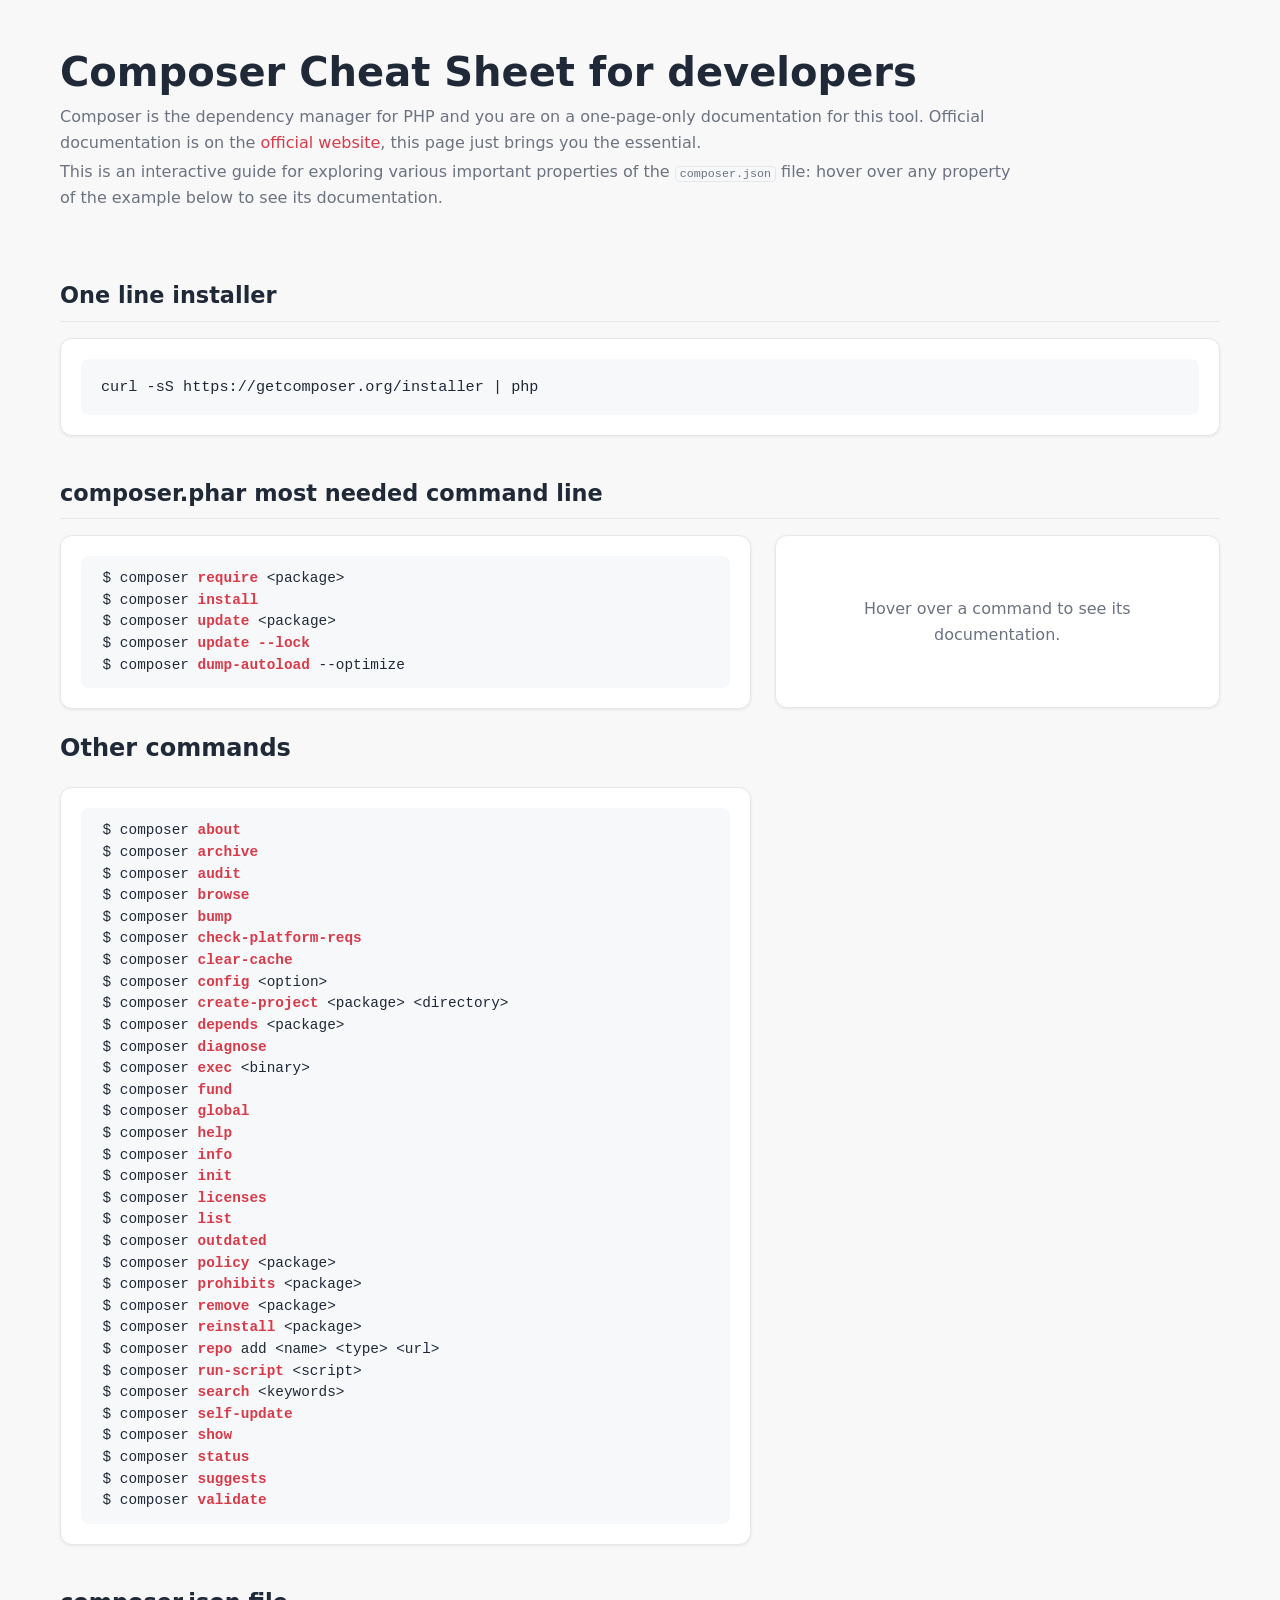
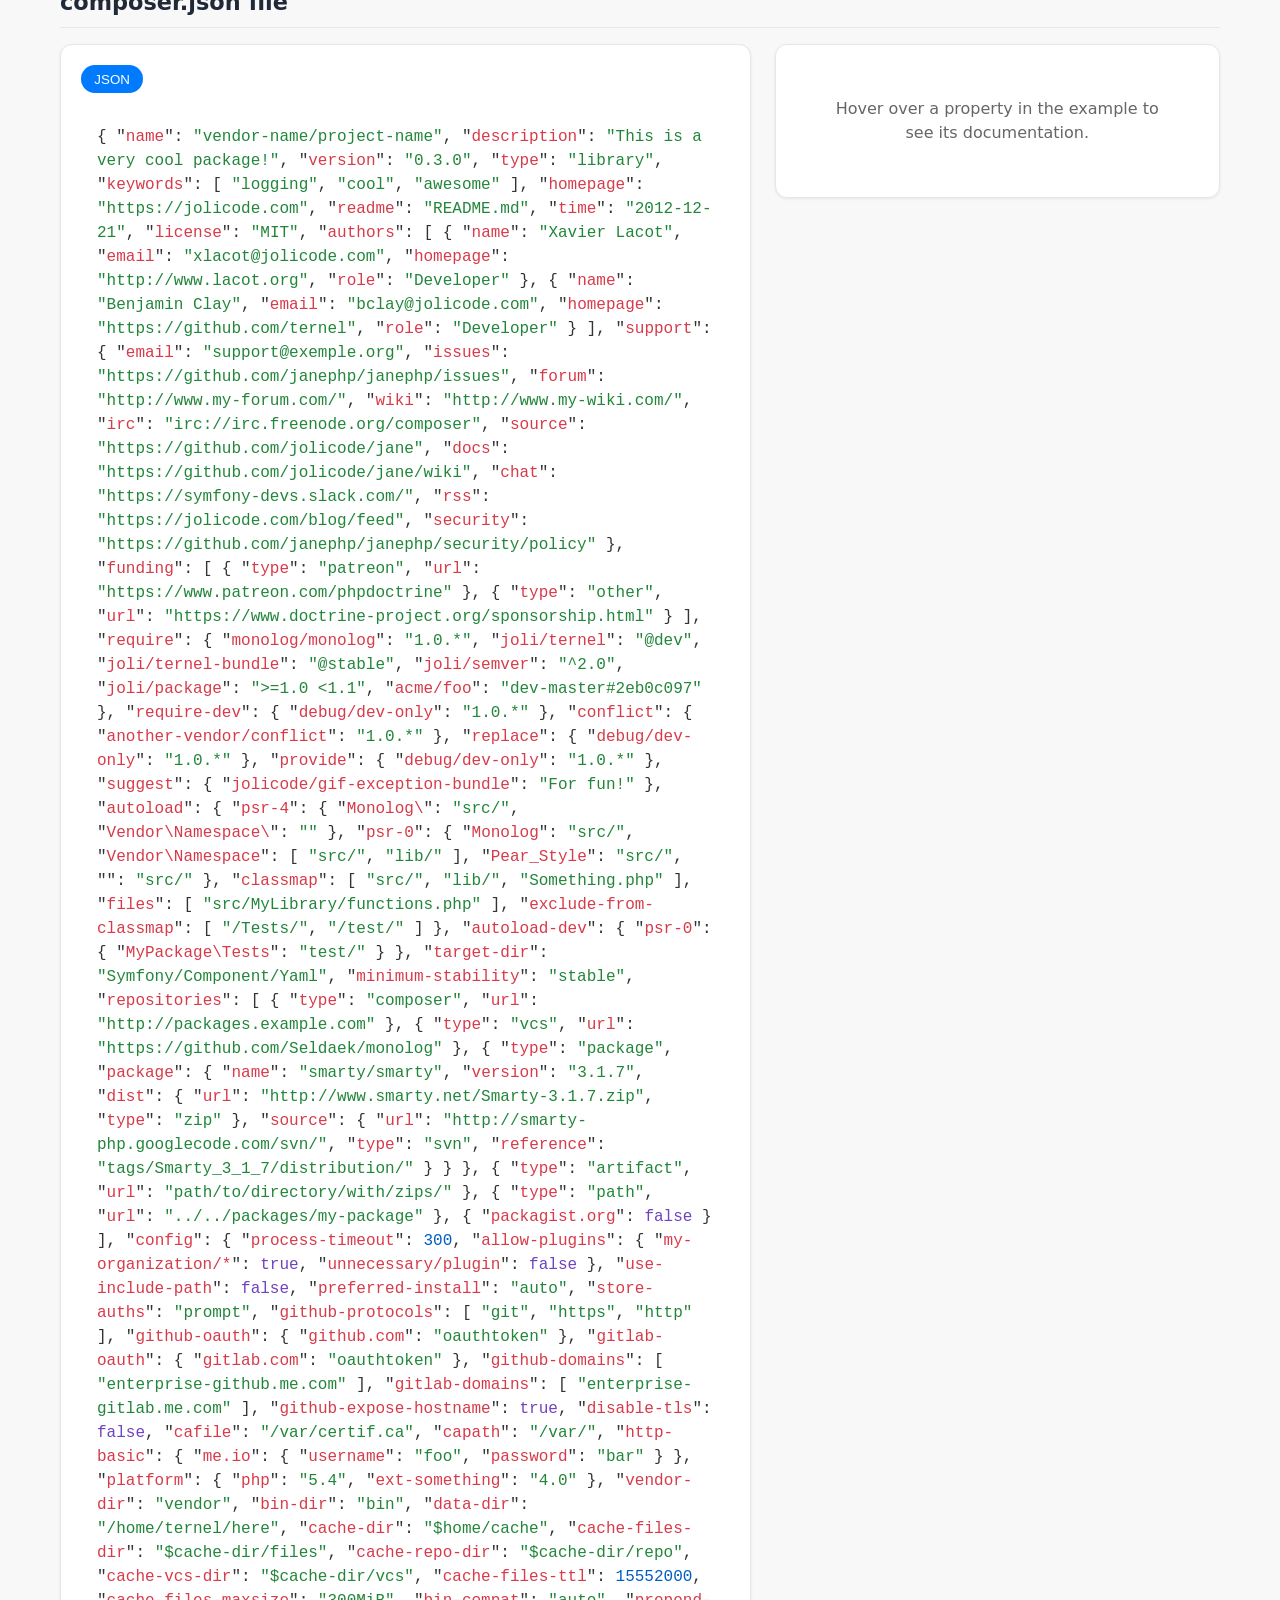
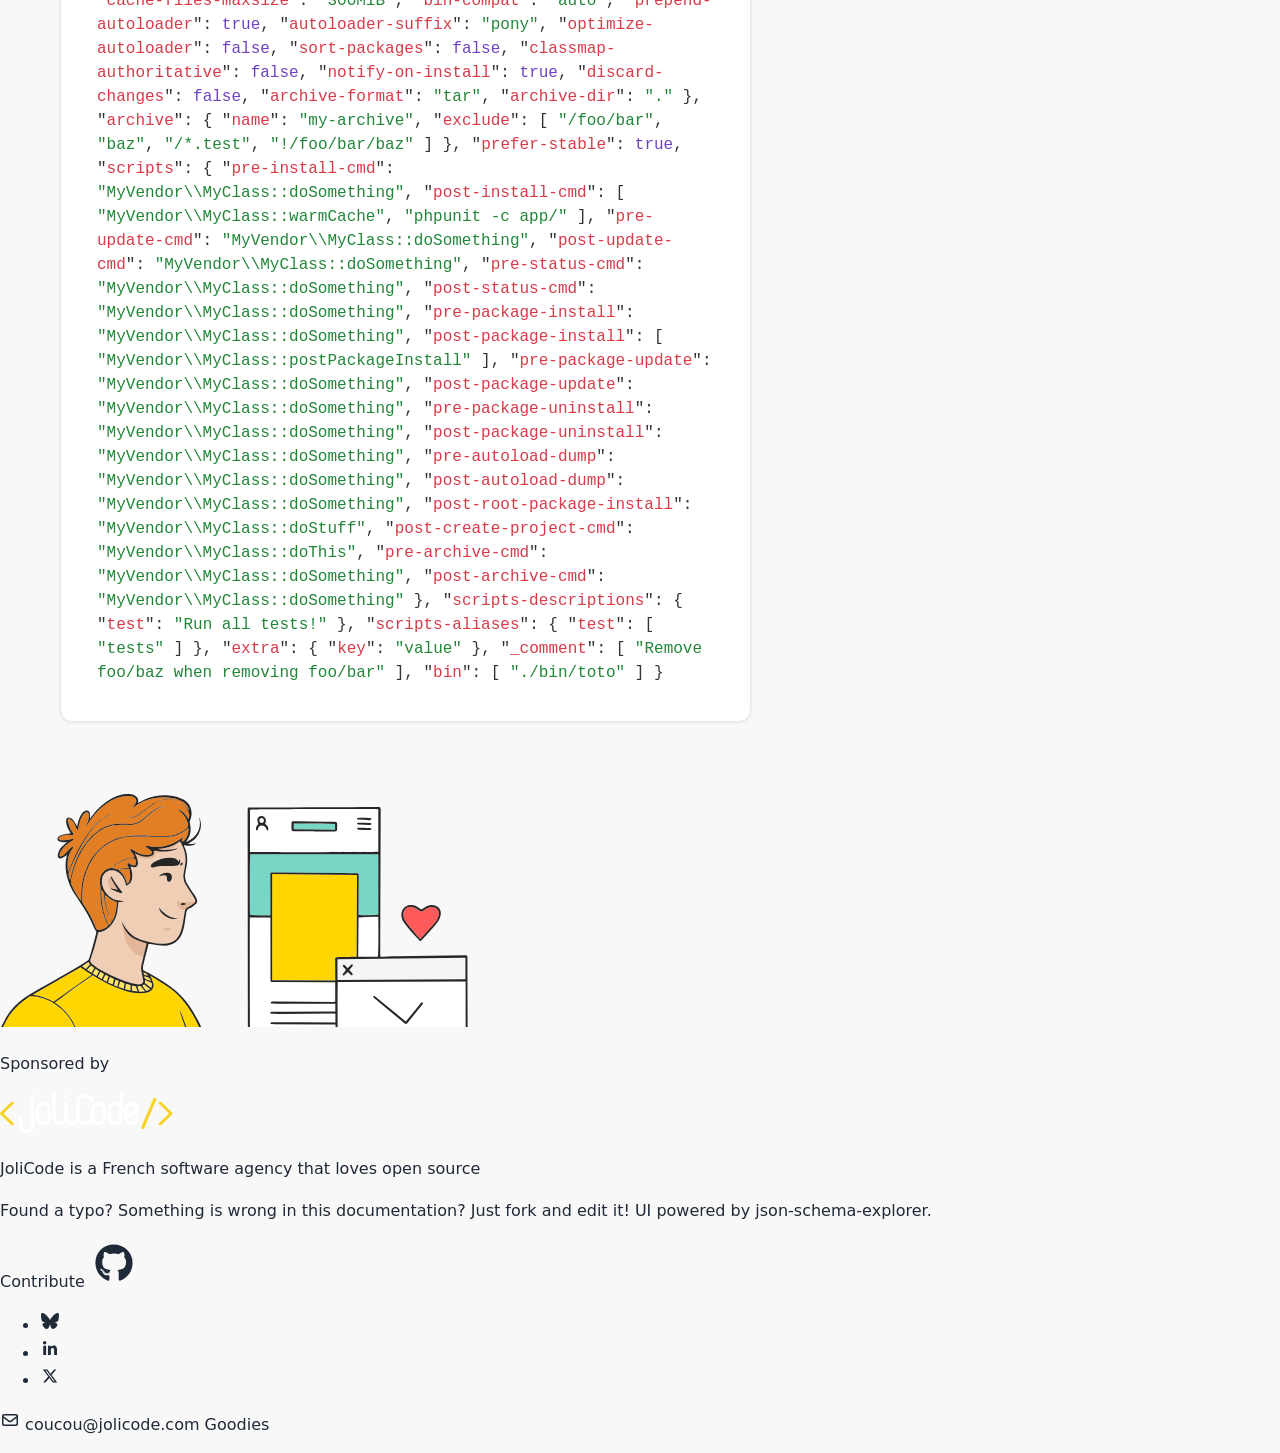
<file: index.html>
<!doctype html>
<html lang="en">
  <head>
    <meta charset="utf-8">
    <meta name="viewport" content="width=device-width, initial-scale=1.0">
    <title>Composer.json Schema CheatSheet - Dependency Manager for PHP</title>
    <meta name="description" content="Fancy cheatsheet for Composer, the dependency manager of PHP" />
    <meta name="keywords" content="help, documentation, cheat sheet, composer" />
    <meta property="og:title" content="Composer.json Schema CheatSheet" />
    <meta property="og:description" content="Interactive cheatsheet for Composer, the dependency manager of PHP." />
    <meta property="og:type" content="website" />
    <link rel="stylesheet" type="text/css" href="schema-explorer.css?v1">
    <style>
      :root {
        --page-bg: #f8f8f8;
        --card-bg: #ffffff;
        --border: #e5e7eb;
        --text: #1f2937;
        --muted: #6b7280;
        --accent: #d73a49;
        --code-bg: #f6f8fa;
        --hover-bg: #fffbcc;
        --radius: 12px;
      }

      * { box-sizing: border-box; }

      body {
        margin: 0;
        background-color: var(--page-bg);
        color: var(--text);
        font-family: ui-sans-serif, system-ui, -apple-system, "Segoe UI", Roboto, "Helvetica Neue", Arial, sans-serif;
        line-height: 1.6;
      }

      a { color: var(--accent); text-decoration: none; }
      a:hover { text-decoration: underline; }

      .container {
        max-width: 1200px;
        margin: 0 auto;
        padding: 0 1.25rem 2rem;
      }

      .hero {
        padding: 3rem 0 1.5rem;
      }

      .hero h1 {
        margin: 0 0 0.5rem;
        font-size: clamp(1.75rem, 4vw, 2.5rem);
        line-height: 1.2;
      }

      .hero p {
        margin: 0.25rem 0;
        max-width: 60rem;
        color: var(--muted);
      }

      .hero code {
        background: var(--code-bg);
        border: 1px solid var(--border);
        border-radius: 4px;
        padding: 0 4px;
        font-size: 0.9em;
      }

      section { margin: 2.5rem 0; }

      section > h2 {
        margin: 0 0 1rem;
        font-size: 1.4rem;
        padding-bottom: 0.4rem;
        border-bottom: 1px solid var(--border);
      }

      .card {
        background-color: var(--card-bg);
        border: 1px solid var(--border);
        border-radius: 12px;
        box-shadow: 0 1px 3px rgba(0, 0, 0, 0.08);
        padding: 1.25rem;
      }

      .installer pre {
        margin: 0;
        background: var(--code-bg);
        border-radius: 8px;
        padding: 1rem 1.25rem;
        overflow-x: auto;
        font-family: ui-monospace, "SF Mono", Menlo, Monaco, Consolas, "Liberation Mono", "Courier New", monospace;
        font-size: 0.95rem;
      }

      .layout {
        display: grid;
        grid-template-columns: minmax(0, 1.55fr) minmax(0, 1fr);
        gap: 1.5rem;
        align-items: start;
      }

      .sticky-col {
        position: sticky;
        top: 1rem;
      }

      pre.commands {
        margin: 0 0 1.5rem;
        background: var(--code-bg);
        border-radius: 8px;
        padding: 0.75rem 1rem;
        overflow-x: auto;
        font-family: ui-monospace, "SF Mono", Menlo, Monaco, Consolas, "Liberation Mono", "Courier New", monospace;
        font-size: 0.9rem;
        line-height: 1.5;
      }

      pre.commands:last-child { margin-bottom: 0; }

      .pair {
        display: block;
        padding: 0 0.35rem;
        border-radius: 6px;
        cursor: pointer;
      }

      .pair:hover,
      .pair:focus-visible {
        background-color: var(--hover-bg);
        outline: none;
      }

      .pair .key {
        color: var(--accent);
        font-weight: 600;
      }

      .docs-placeholder {
        color: var(--muted);
        text-align: center;
        padding: 1.5rem 0.5rem;
      }

      .docs-title {
        font-weight: 600;
        font-size: 1.1rem;
        margin-bottom: 0.5rem;
      }

      .docs-content code {
        background: var(--code-bg);
        border: 1px solid var(--border);
        border-radius: 4px;
        padding: 0 4px;
        font-size: 0.9em;
        display: inline-block;
      }

      .docs-content pre {
        background: var(--code-bg);
        border-radius: 6px;
        padding: 0.75rem;
        overflow-x: auto;
        font-size: 0.85rem;
        line-height: 1.6;
      }

      .docs-content code .key,
      pre.commands code .key { color: var(--accent); }

      @media (max-width: 1023px) {
        .layout {
          grid-template-columns: minmax(0, 1fr);
        }
        .sticky-col {
          position: static;
        }
      }

      @media (max-width: 640px) {
        .hero { padding-top: 2rem; }
        .card { padding: 1rem; }
        pre.commands { font-size: 0.85rem; }
      }
    </style>
  </head>
  <body>

    <div class="container">

      <header class="hero">
        <h1>Composer Cheat Sheet for developers</h1>
        <p>Composer is the dependency manager for PHP and you are on a one-page-only documentation for this tool.
            Official documentation is on the <a href="https://getcomposer.org">official website</a>,
            this page just brings you the essential.</p>
        <p>This is an interactive guide for exploring various important properties of the
            <code>composer.json</code> file: hover over any property of the example below to
            see its documentation.</p>
      </header>

      <section id="installer">
        <h2>One line installer</h2>
        <div class="card installer">
          <pre>curl -sS https://getcomposer.org/installer | php</pre>
        </div>
      </section>

      <section id="cli">
        <h2>composer.phar most needed command line</h2>
        <div class="layout">
          <div>
            <div class="card">
              <pre class="commands"><span class="pair">$ composer <span class="key" data-prefix="phar-">require</span> <span class="value">&lt;package&gt;</span></span><span class="pair">$ composer <span class="key" data-prefix="phar-">install</span></span><span class="pair">$ composer <span class="key" data-prefix="phar-">update</span> <span class="value">&lt;package&gt;</span></span><span class="pair">$ composer <span class="key" data-key="phar-update-lock">update --lock</span></span><span class="pair">$ composer <span class="key" data-prefix="phar-">dump-autoload</span> <span class="value">--optimize</span></span></pre>
            </div>

            <h2>Other commands</h2>
            <div class="card">
              <pre class="commands"><span class="pair">$ composer <span class="key" data-prefix="phar-">about</span></span><span class="pair">$ composer <span class="key" data-prefix="phar-">archive</span></span><span class="pair">$ composer <span class="key" data-prefix="phar-">audit</span></span><span class="pair">$ composer <span class="key" data-prefix="phar-">browse</span></span><span class="pair">$ composer <span class="key" data-prefix="phar-">bump</span></span><span class="pair">$ composer <span class="key" data-prefix="phar-">check-platform-reqs</span></span><span class="pair">$ composer <span class="key" data-prefix="phar-">clear-cache</span></span><span class="pair">$ composer <span class="key" data-prefix="phar-">config</span> <span class="value">&lt;option&gt;</span></span><span class="pair">$ composer <span class="key" data-prefix="phar-">create-project</span> <span class="value">&lt;package&gt; &lt;directory&gt;</span></span><span class="pair">$ composer <span class="key" data-prefix="phar-">depends</span> <span class="value">&lt;package&gt;</span></span><span class="pair">$ composer <span class="key" data-prefix="phar-">diagnose</span></span><span class="pair">$ composer <span class="key" data-prefix="phar-">exec</span> <span class="value">&lt;binary&gt;</span></span><span class="pair">$ composer <span class="key" data-prefix="phar-">fund</span></span><span class="pair">$ composer <span class="key" data-prefix="phar-">global</span></span><span class="pair">$ composer <span class="key" data-prefix="phar-">help</span></span><span class="pair">$ composer <span class="key" data-prefix="phar-">info</span></span><span class="pair">$ composer <span class="key" data-prefix="phar-">init</span></span><span class="pair">$ composer <span class="key" data-prefix="phar-">licenses</span></span><span class="pair">$ composer <span class="key" data-prefix="phar-">list</span></span><span class="pair">$ composer <span class="key" data-prefix="phar-">outdated</span></span><span class="pair">$ composer <span class="key" data-prefix="phar-">policy</span> <span class="value">&lt;package&gt;</span></span><span class="pair">$ composer <span class="key" data-prefix="phar-">prohibits</span> <span class="value">&lt;package&gt;</span></span><span class="pair">$ composer <span class="key" data-prefix="phar-">remove</span> <span class="value">&lt;package&gt;</span></span><span class="pair">$ composer <span class="key" data-prefix="phar-">reinstall</span> <span class="value">&lt;package&gt;</span></span><span class="pair">$ composer <span class="key" data-prefix="phar-">repo</span> <span class="value">add &lt;name&gt; &lt;type&gt; &lt;url&gt;</span></span><span class="pair">$ composer <span class="key" data-prefix="phar-">run-script</span> <span class="value">&lt;script&gt;</span></span><span class="pair">$ composer <span class="key" data-prefix="phar-">search</span> <span class="value">&lt;keywords&gt;</span></span><span class="pair">$ composer <span class="key" data-prefix="phar-">self-update</span></span><span class="pair">$ composer <span class="key" data-prefix="phar-">show</span></span><span class="pair">$ composer <span class="key" data-prefix="phar-">status</span></span><span class="pair">$ composer <span class="key" data-prefix="phar-">suggests</span></span><span class="pair">$ composer <span class="key" data-prefix="phar-">validate</span></span></pre>
            </div>
          </div>

          <div class="sticky-col">
            <div class="card">
              <div id="cli-docs">
                <p class="docs-placeholder">Hover over a command to see its documentation.</p>
              </div>
            </div>
          </div>
        </div>
      </section>

      <section id="schema">
        <h2>composer.json file</h2>
        <div class="layout">
          <div class="card">
            <div id="panel-schema"></div>
          </div>
          <div class="sticky-col">
            <div class="card">
              <div id="panel-documentation"></div>
            </div>
          </div>
        </div>
      </section>
    </div>

<div id="snippet-joli-footer">
    <style>
        #snippet-joli-footer {
            &,
            *,
            ::before,
            ::after,
            ::backdrop {
                &:where(:not(path)) {
                    all: revert;
                }

                box-sizing: border-box;
                padding: 0;
                margin: 0;
                border: 0 solid;
            }

            a {
                color: inherit;
                text-decoration: inherit;
            }

            :-moz-focusring {
                outline: auto;
            }

            ul {
                list-style: none;
            }

            svg {
                display: block;
                max-inline-size: 100%;
                block-size: auto;
                vertical-align: middle;
            }

            & {
                --jf-font-primary: Verdana, sans-serif;

                --jf-color-primary: #f7d325;
                --jf-color-gray-900: #2b2b2a;
                --jf-color-black: #000;
                --jf-color-white: #fff;

                --jf-spacing-3xs: 2px;
                --jf-spacing-2xs: 4px;
                --jf-spacing-xs: 8px;
                --jf-spacing-sm: 16px;
                --jf-spacing-md: 24px;
                --jf-spacing-lg: 32px;
                --jf-spacing-xl: 40px;
                --jf-spacing-2xl: 48px;
                --jf-spacing-3xl: 56px;
                --jf-spacing-4xl: 64px;
                --jf-spacing-5xl: 72px;

                --jf-text-xs: 10px;
                --jf-text-sm: 12px;
                --jf-text-base: 14px;

                --jf-font-weight-normal: 400;
                --jf-font-weight-bold: 700;

                --jf-leading-normal: 1.5;

                --jf-footer-spacing: var(--jf-spacing-md);

                --jf-ribbon-transform-translate-y: var(--jf-spacing-xs);
                --jf-ribbon-inner-clip-path-block-size: var(--jf-spacing-sm);
                --jf-ribbon-inner-padding-block: var(--jf-spacing-xs);
                --jf-ribbon-inner-border-radius: var(--jf-spacing-3xs);

                --jf-social-media-icon-block-size: var(--jf-spacing-lg);

                @media (prefers-reduced-motion: no-preference) {
                    --transition-duration: 0.2s;
                }

                @container (inline-size < 768px) {
                    .jf-footer {
                        --jf-footer-grid-template-columns: 1;
                        --jf-footer-spacing: var(--jf-spacing-sm);
                        --jf-footer-background-position:
                            calc(0% - var(--jf-footer-spacing)) 15%,
                            5% calc(100% - var(--jf-footer-spacing));
                        --jf-footer-background-size: var(--jf-spacing-2xl), var(--jf-spacing-3xl);

                        --jf-illustration-display: none;

                        --jf-contact-align-items: center;

                        --jf-ribbon-position: absolute;
                        --jf-ribbon-inset-block-start: 0;
                        --jf-ribbon-inset-inline-end: var(--jf-footer-spacing);
                        --jf-ribbon-margin-block-start: 0;
                        --jf-ribbon-transform-scale: 0.6;

                        --jf-goodies-top: 70%;
                        --jf-goodies-right: var(--jf-footer-spacing);
                        --jf-goodies-width: var(--jf-spacing-md);
                    }
                }

                container-type: inline-size;
                font-variation-settings: normal;
                font-feature-settings: normal;
                text-size-adjust: 100%;
            }

            .jf-footer {
                position: relative;
                display: grid;
                grid-template-columns: repeat(var(--jf-footer-grid-template-columns, 3), minmax(0, 1fr));
                gap: var(--jf-footer-spacing);
                padding: var(--jf-footer-spacing);
                font-family: var(--jf-font-primary);
                font-size: var(--jf-text-base);
                font-weight: var(--jf-font-weight-normal);
                line-height: var(--jf-leading-normal);
                color: var(--jf-color-white);
                background-color: var(--jf-color-gray-900);
                background-image:
                    url('data:image/svg+xml,%3Csvg xmlns="http://www.w3.org/2000/svg" viewBox="0 0 58 58"%3E%3Cpath fill="%23ffd502" fill-rule="evenodd" d="M3.89 14.576C-4.106 28.466.64 46.16 14.33 53.974c13.868 8.105 31.59 3.625 39.559-10.43 8.922-15.75 2.01-32.765-10.832-39.932C29.635-3.878 11.967.521 3.889 14.576m41.087 7.183c.013-.183.028-.394.044-.65 2.304 5.405-.076 12.907-5.106 17.602-5.925 5.546-15.292 7.371-21.57 3.747l.86.084h.003q.633.063 1.269.122c7.09.66 13.354-1.253 18.535-6.204 3.933-3.753 6.053-8.36 5.927-13.885a9 9 0 0 1 .038-.816m-13.264 3.65c.128.017.269.05.412.083.33.077.67.156.88.036.302-.171.58-.868.468-1.2a19.86 19.86 0 0 0-4.796-7.714c-.264-.265-.98-.388-1.281-.216-.302.171-.56.855-.46 1.21.84 3.008 2.487 5.543 4.777 7.801m-11.69 6.935c-.224-.038-.47-.079-.732-.1q-.67-1.084-1.352-2.16c-.913-1.446-1.825-2.89-2.67-4.373-.153-.27-.015-.704.123-1.138.063-.2.126-.399.161-.582.185.044.397.068.61.092.455.052.91.103 1.085.352 1.479 2.097 2.85 4.272 4.156 6.48.191.327-.009 1.21-.313 1.414-.228.155-.601.093-1.068.015"/%3E%3C/svg%3E'),
                    url('data:image/svg+xml,%3Csvg xmlns="http://www.w3.org/2000/svg" viewBox="0 0 77 73"%3E%3Cpath fill="%23a1e3ff" d="M41.8 56.81c-2.652-6.2-7.699-10.001-13.09-13.862.53-.813.995-1.622 1.55-2.362 1.313-1.75 2.71-3.437 4-5.205a21.8 21.8 0 0 0 3.341-6.688c.83-2.777 2.212-5.39 3.383-8.06 1.987-4.528 3.94-9.073 6.023-13.557a29.2 29.2 0 0 1 2.96-5.007c1.566-2.114 3.307-2.53 5.295-1.6 1.897.886 2.922 2.74 2.311 5.08a94 94 0 0 1-3.29 10.164c-2.511 6.416-5.25 12.74-7.821 19.132-.38.943-1.542 2.192-.29 3.01 1.055.697 1.88-.68 2.572-1.334 4.477-4.236 8.883-8.544 13.289-12.85 1.683-1.642 3.244-3.41 4.983-4.991a10.1 10.1 0 0 1 3.054-1.888c1.949-.755 3.678-.173 5.047 1.371 1.14 1.291 1.3 3.252.039 4.964a64 64 0 0 1-5.777 6.88C63.13 36.373 56.782 42.64 50.437 48.912c-2.421 2.392-4.935 4.693-7.42 7.024a12 12 0 0 1-1.217.874M10.875 53.417q.578.102 1.165.126c4.462-.112 8.683.935 12.784 2.601.833.339 1.917 1.218 2.538-.063.585-1.2-.777-1.561-1.461-2.17-1.02-.92-2.192-1.724-3.05-2.77a6 6 0 0 1-1.286-2.803c-.329-2.214 1.462-3.962 3.705-3.692.88.12 1.728.413 2.494.862A34.5 34.5 0 0 1 37.2 53.48c3.507 4.267 3.083 9.8-.96 13.564a20.17 20.17 0 0 1-11.487 5.4c-3.98.487-7.603-.619-10.59-3.313-3.434-3.098-6.778-6.286-10.677-8.827C1.452 58.98.599 56.869.212 54.55c-.521-3.127-.041-6.155.999-9.1a41.3 41.3 0 0 1 5.015-9.7c.229-.33.338-.731.57-1.27 2.66 4.36 3.083 4.519 9.335 3.773-.012 2.818.317 5.578 3.54 6.82-1.218 2.33-.578 4.496.343 6.805-3.279-.114-6.447-.86-9.226.991.034.2.06.368.087.548"/%3E%3Cpath fill="%23a1e3ff" d="M18.627 40.06c.113-2.514.975-4.175 2-5.731 1.525-2.295 3.15-4.523 4.723-6.783 1.081-1.554 2.616-2.383 4.42-2.765 1.662-.35 3.02.17 4.141 1.447 1.12 1.276 1.172 2.618.487 4.065-.316.744-.696 1.46-1.135 2.138-1.461 2.046-3.144 3.949-4.423 6.09-1.659 2.786-4.314 3.753-7.148 4.457-.568.14-1.537-.195-1.905-.648-.646-.762-.938-1.8-1.16-2.27M20.369 19.863c3.05-.02 4.93 2.54 3.836 4.979-1.739 3.877-4.162 7.329-7.494 9.986a8.3 8.3 0 0 1-3.734 1.554c-2.049.334-3.364-.909-3.098-2.962.214-1.644.67-3.385 1.503-4.796 1.349-2.28 3.02-4.384 4.703-6.444a6.42 6.42 0 0 1 4.284-2.317"/%3E%3C/svg%3E');
                background-repeat: no-repeat;
                background-position: var(--jf-footer-background-position, 75% 25%, 75% 75%);
                background-size: var(--jf-footer-background-size, var(--jf-spacing-3xl), var(--jf-spacing-5xl));
            }

            .jf-illustration {
                display: var(--jf-illustration-display);
                align-self: end;
                margin-block-end: calc(var(--jf-footer-spacing) * -1);
                margin-inline-start: calc(var(--jf-footer-spacing) * -1);
            }

            .jf-main {
                display: grid;
                gap: inherit;
                align-self: center;
                justify-items: center;
                text-align: center;
            }

            .jf-contact {
                display: flex;
                flex-direction: column;
                gap: inherit;
                align-items: var(--jf-contact-align-items, end);
            }

            .jf-ribbon {
                position: var(--jf-ribbon-position, relative);
                inset-block-start: var(--jf-ribbon-inset-block-start);
                inset-inline-end: var(--jf-ribbon-inset-inline-end);
                z-index: 0;
                display: grid;
                margin-block-start: var(--jf-ribbon-margin-block-start, calc(var(--jf-footer-spacing) * -1));
                transform: scale(var(--jf-ribbon-transform-scale));
                transform-origin: 100% 0;
            }

            .jf-ribbon__link {
                padding-block: var(--jf-spacing-3xs);
                padding-inline: var(--jf-spacing-2xs);
                font-size: var(--jf-text-xs);
                font-weight: var(--jf-font-weight-bold);
                color: var(--jf-color-gray-900);
                text-transform: uppercase;
                background-color: var(--jf-color-primary);

                &:hover,
                &:focus-visible,
                &:active {
                    ~ * {
                        --jf-ribbon-inner-transform-translate-y: 0;
                    }
                }

                &::after {
                    position: absolute;
                    inset: 0;
                    content: '';
                }
            }

            .jf-ribbon__inner {
                position: relative;
                z-index: -10;
                display: grid;
                justify-items: center;
                padding-block: calc(
                    var(--jf-ribbon-transform-translate-y) +
                    var(--jf-ribbon-inner-padding-block)
                )
                calc(
                    var(--jf-ribbon-inner-clip-path-block-size) +
                    var(--jf-ribbon-inner-padding-block)
                );
                color: var(--jf-color-gray-900);
                background-color: var(--jf-color-white);
                border-end-start-radius: var(--jf-ribbon-inner-border-radius);
                border-end-end-radius: var(--jf-ribbon-inner-border-radius);
                clip-path: polygon(
                    50% calc(100% - var(--jf-ribbon-inner-clip-path-block-size)),
                    100% calc(100% + var(--jf-ribbon-inner-border-radius)),
                    100% 0,
                    0 0,
                    0 calc(100% + var(--jf-ribbon-inner-border-radius))
                );
                transform: translateY(
                    calc(var(--jf-ribbon-inner-transform-translate-y, var(--jf-ribbon-transform-translate-y)) * -1)
                );
                transition: var(--transition-duration);
            }

            .jf-social-media-icons {
                display: flex;
                gap: var(--jf-spacing-xs);
                margin-block-start: auto;
            }

            .jf-social-media-icon {
                display: grid;
                place-content: center;
                block-size: var(--jf-social-media-icon-block-size);
                aspect-ratio: 1;
                color: var(--social-media-icon-color);
                background-color: var(--social-media-icon-background-color, var(--jf-color-black));
                border-radius: 50%;

                &:hover,
                &:focus-visible,
                &:active {
                    --social-media-icon-color: var(--jf-color-gray-900);
                    --social-media-icon-background-color: var(--jf-color-white);
                }
            }

            .jf-goodies {
                position: absolute;
                top: var(--jf-goodies-top, 40%);
                right: var(--jf-goodies-right, 15%);
                width: var(--jf-goodies-width, var(--jf-spacing-lg));
                aspect-ratio: 1;
                background-image: url('data:image/svg+xml,%3Csvg xmlns="http://www.w3.org/2000/svg" viewBox="0 0 33 35"%3E%3Cpath fill="%23ff5b5b" d="M5.054 34.773c-.246-.648-.412-.964-.473-1.278C3.192 26.95 1.782 20.405.449 13.847c-.588-2.893-.665-5.787.176-8.69C2.433-1.08 8.522-.893 11.76 1.693c1.79 1.428 2.986 3.288 3.94 5.335.264.569.506 1.149.736 1.732.541 1.363 1.577 1.879 2.984 1.766 1.406-.113 2.773-.28 4.164-.362a9.95 9.95 0 0 1 5.055 1.09c3.963 1.966 5.372 6.033 3.546 10.072a10.27 10.27 0 0 1-4.822 5.043 60 60 0 0 1-6.505 2.84c-4.518 1.653-9.09 3.167-13.626 4.753-.724.236-1.43.528-2.178.81"/%3E%3C/svg%3E');
                background-repeat: no-repeat;
                background-size: contain;
            }

            .jf-link {
                text-decoration: underline;
            }

            .jf-link--icon {
                display: inline-flex;
                gap: var(--jf-spacing-2xs);
                align-items: center;
                vertical-align: top;
            }

            .jf-text-sm {
                font-size: var(--jf-text-sm);
            }

            .jf-sr-only {
                clip: rect(0, 0, 0, 0);
                white-space: nowrap;
                border-width: 0;
                width: 1px;
                height: 1px;
                margin: -1px;
                padding: 0;
                position: absolute;
                overflow: hidden;
            }
        }
    </style>
    <footer class="jf-footer">
        <div class="jf-illustration">
            <svg width="468" height="233" viewBox="0 0 468 233" focusable="false" aria-hidden="true" xmlns="http://www.w3.org/2000/svg">
                <path fill="#ffd502" d="M69.377 283.363c-1.379 3.356-2.764 6.729-4.232 10.094a14525 14525 0 0 0-22.038-6.619c-18.218-5.462-36.422-10.92-54.665-16.572q.149-.447.28-.848c.265-.809.49-1.498.748-2.175a389 389 0 0 1 2.794-7.224q1.448-3.617 2.888-7.236c2.601-6.53 5.202-13.059 7.902-19.549 4.812-11.561 12.31-21.027 22.711-28.092 2.317-1.574 3.256-2.415 4.353-2.78 1.19-.396 2.567-.232 6.096.162.349.033.689.101 1.037.17l.2.039c10.098 2.019 18.645 6.921 25.89 14.132 6.931 6.9 11.412 15.273 14.217 24.566.6 1.989 1.056 4.02 1.514 6.051.21.938.422 1.876.647 2.809a60.5 60.5 0 0 0-7.606-23.662c-4.207-7.413-10.134-13.214-17.415-18.147a4333 4333 0 0 0 7.808-5.653c10.108-7.328 20.07-14.55 30.272-21.45q.596.354 1.15.676c.718.419 1.39.813 2.053 1.228 8.633 5.356 17.713 9.773 27.401 12.878 6.014 1.929 12.161 3.17 18.515 2.946 2.799-.099 5.56-.481 8.055-1.948 2.83-1.656 4.109-4.189 3.425-7.407-.297-1.399-.855-2.751-1.407-4.088l-.257-.627c-.289-.707-.651-1.384-1.068-2.164a70 70 0 0 1-.662-1.257q.65.267 1.269.597a938 938 0 0 0 4.957 3.119c3.901 2.444 7.803 4.888 11.621 7.454 10.711 7.199 18.684 16.893 25.009 28.029 5.708 10.048 10.222 20.623 13.8 31.602.681 2.089 1.312 4.196 1.959 6.355.314 1.048.631 2.107.96 3.184l-13.883 2.438c-.079-.278-.151-.497-.212-.684a6 6 0 0 1-.176-.603 156 156 0 0 0-5.197-19.181l-.446-1.289c-2.36-6.823-4.718-13.641-7.164-20.43-.488-1.348-1.139-2.647-1.79-3.946-.299-.597-.598-1.193-.881-1.794-.096.434-.052.886.124 1.294q1.07 3.219 2.15 6.434c1.652 4.931 3.305 9.862 4.888 14.817 2.524 7.908 4.962 15.839 6.538 24.015 2.522 13.077 3.309 26.3 3.334 39.585 0 .307-.043.615-.094.985a22 22 0 0 0-.082.642c-43.581 4.939-87.179 7.442-131.017 5.45-.331-2.696.468-4.899 1.262-7.089l.033-.091c1.068-2.922 1.697-5.801-.4-8.176q.71-1.665 1.395-3.284c1.29-3.042 2.534-5.977 3.827-8.89a9 9 0 0 1 1.724-2.53c1.666-1.731 3.36-3.432 5.053-5.133a656 656 0 0 0 3.332-3.362c.236-.244.413-.542.59-.838.086-.142.17-.284.261-.42-2.469 1.313-4.5 3.102-6.54 4.897-.645.568-1.291 1.137-1.952 1.692.501-1.528 1.078-3.011 1.653-4.486.46-1.182.918-2.36 1.334-3.552.27-.771.572-1.532.874-2.294.718-1.811 1.437-3.624 1.724-5.578-4.075 7.308-7.24 15.012-10.443 22.808m10.77-31.047h-.118v1.327h.195z" />
                <path fill="#f0cdb5" d="m126.071 91.585-.134-.516-.002-.006-.001-.003-.395-1.526c-.877-3.44-2.413-6.562-4.782-9.203-2.654-2.96-5.904-4.68-10.019-4.071-4.589.679-7.824 3.907-8.654 8.47a14.56 14.56 0 0 0 .419 7.238c2.661 8.134 8 13.252 16.612 14.623.995.157 1.996.271 3.093.394.538.061 1.099.125 1.693.197-1.157.585-2.283.633-3.377.68-.689.029-1.364.057-2.027.219q-.147 1.239-.284 2.469v.001c-.204 1.814-.407 3.618-.678 5.411-.749 4.96-2.212 9.675-5.306 13.721-3.273 4.277-7.227 7.575-12.814 8.283-.983.124-1.243.797-1.44 1.549a526 526 0 0 0-1.589 6.271v.003l-.057.225c-1.572 6.29-3.3 12.552-5.677 18.604-.782 1.988-.43 3.665 1.226 5.071 3.745 3.181 7.864 5.81 12.195 8.08 8.912 4.669 18.03 8.851 27.782 11.53 1.619.444 3.293.702 4.96.959l.581.09a7.7 7.7 0 0 0 2.294-.038c2.893-.436 3.866-1.765 3.354-4.646-.39-2.17-.836-4.33-1.282-6.492l-.395-1.923c-.491-2.444-.308-4.866.27-7.266q2.334-9.665 4.682-19.325c.056-.233.101-.47.158-.769q.035-.197.083-.436-.24-.095-.479-.192l-.001-.001h-.002c-.327-.133-.654-.266-.986-.38-.878-.299-1.762-.583-2.646-.867h-.001c-1.838-.591-3.677-1.182-5.458-1.911-7.079-2.897-11.589-8.281-14.339-15.276-.256-.648-.48-1.308-.704-1.968l-.001-.001c-.023-.071-.019-.151-.012-.296.006-.103.012-.238.012-.425.302.489.583.959.854 1.413.575.963 1.108 1.855 1.71 2.704l.307.436c1.302 1.848 2.609 3.704 4.073 5.422 3.207 3.773 7.354 6.153 12.038 7.637 7.756 2.459 15.605 4.403 23.815 3.939a25.7 25.7 0 0 0 6.721-1.392c3.608-1.222 6.044-3.88 7.784-7.226 2.128-4.088 3.034-8.522 3.761-12.998q.2-1.231.403-2.462c.407-2.486.815-4.97 1.182-7.46.38-2.579 1.717-4.239 4.132-5.33 1.816-.817 3.514-2.002 5.072-3.262 1.721-1.394 1.886-2.884.809-4.847-.555-1.003-1.187-1.968-1.819-2.93q-.375-.57-.743-1.143c-.66-1.038-1.33-2.07-2-3.103-1.494-2.306-2.989-4.61-4.382-6.975a15.97 15.97 0 0 1-1.993-11.496c.601-3.082 1.184-6.172 1.608-9.281.995-7.323-.669-14.139-4.158-20.57a9 9 0 0 0-.704-1.049c-.107-.146-.229-.28-.396-.466l-.304-.34c-6.415 4.892-13.696 7.32-21.874 7.351 3.071 1.732 11.893 1.816 19.865-.74-1.197 1.24-3.645 2.378-7.415 2.946-2.822.437-5.679.62-8.534.547-1.892-.058-3.776-.352-5.703-.652a109 109 0 0 0-2.683-.396l.059.222c.052.196.098.372.151.547.606 2.166.044 3.774-2.036 4.612-1.492.563-3.07.867-4.665.9-3.492.113-6.733-.998-9.853-2.501-.476-.23-.954-.455-1.561-.74h-.001l-.78-.365c.219.462.431.882.629 1.276.403.799.751 1.49.998 2.216.6 1.776 1.109 3.59 1.529 5.416.163.719.073 1.532-.059 2.274-.342 1.923-1.537 2.962-3.495 2.883-.817-.033-1.628-.21-2.487-.398-.422-.093-.856-.187-1.307-.269q.084.314.161.615c.084.324.166.638.258.949.885 2.889 1.509 5.822 1.329 8.86-.21 3.645-1.583 6.633-5.031 8.343a9 9 0 0 1-1.137.332m53.558-26.543c1.646 3.381-.126 6.467-3.646 6.754-2.912.24-5.847.302-8.769.262-4.338-.06-8.652-.088-12.868 1.15a6 6 0 0 1-1.233.209c-.851.059-1.71.07-2.157-.874-.419-.896-.063-1.694.532-2.292.839-.838 1.717-1.662 2.726-2.255 5.767-3.411 12.027-4.755 18.683-4.12 2.436.233 4.669.962 5.562 4.046zm-10.361 14.025c-3.115-1.132-7.97.323-10.316 3.212q.387-.112.732-.216c.485-.145.922-.276 1.366-.376q.25-.056.501-.115c.716-.168 1.436-.337 2.16-.369 2.522-.109 3.098.447 3.262 2.914q.018.3.029.604c.017.426.033.855.103 1.272.145.885.602 1.583 1.549 1.755.832.151 1.507-.197 1.985-.883 1.091-1.56 1.564-3.26 1.072-5.146a3.68 3.68 0 0 0-2.443-2.652m-51.373 16.601c-.234-.344-.439-.64-.623-.906-.361-.52-.641-.924-.895-1.343l-.91-1.49c-1.294-2.115-2.589-4.23-3.813-6.386a5.1 5.1 0 0 1-.677-3.6c.133.183.245.334.341.464.208.28.343.464.462.656 2.935 4.905 5.91 9.79 9.738 14.083.193.2.354.428.48.675.344.78-.107 1.436-.967 1.344a5.7 5.7 0 0 1-1.387-.436 310 310 0 0 1-5.631-2.239c-.807-.33-1.608-.679-2.408-1.028q-.564-.248-1.129-.492l.062-.192.001-.002.061-.19zm60.015 29.053c-7.967 1.782-18.533-4.537-18.893-11.321 4.696 6.516 10.947 10.08 18.893 11.321m8.254-14.675c-2.422 1.31-4.275 1.327-5.56.126 1.105-1.525 3.36-1.627 5.56-.135zm-5.87-39.029v.008zm1.886-2.613c-1.42.438-1.751 1.455-1.886 2.613.828.706 1.385.243 1.846-.286.602-.706.611-1.471.04-2.327" />
                <path fill="#e27f24" d="m103.217 24.017-.052.132c-.064.168-.128.336-.249.431-6.455 5.047-11.644 11.2-16.017 18.093-5.316 8.385-10.144 17.018-14.06 26.146-.49 1.145-.96 2.3-1.429 3.453-.66 1.624-1.32 3.248-2.039 4.845-.839 1.887-1.06 3.713-.38 5.66.09.257.172.516.254.775.254.797.51 1.602.97 2.4.15-.671.291-1.345.433-2.018.298-1.419.597-2.838.966-4.234 3.396-12.839 8.596-24.782 17.61-34.767 5.2-5.768 11.111-10.594 18.579-13.187 4.402-1.528 8.97-1.992 13.606-1.92l.968.015c1.983.03 3.967.061 5.95.159 5.258.255 9.91-1.34 14.013-4.562 1.446-1.135 2.869-2.297 4.293-3.459 1.712-1.397 3.424-2.793 5.174-4.143 3.514-2.708 7.379-4.771 11.784-5.63a21 21 0 0 1 3.933-.322c-7.757.877-13.78 5.032-19.415 9.998a109 109 0 0 1-6.157 5.032c-4.386 3.323-9.407 4.356-14.82 3.968-4.461-.318-8.92-.333-13.367.325-7.31 1.082-13.346 4.65-18.815 9.413-5.33 4.64-9.57 10.16-13.072 16.235a90.8 90.8 0 0 0-10.656 28.486 10.42 10.42 0 0 0 .721 6.485c2.285 5.134 5.283 9.824 8.516 14.385.064.092.162.16.324.274.102.071.229.16.389.284 0-.292.002-.555.004-.799.004-.439.007-.817-.004-1.195-.269-9.08.702-18.029 3.773-26.585 4.153-11.57 10.864-21.383 21.158-28.387 5.849-3.984 12.406-6.262 19.4-7.365 7.637-1.206 15.304-.906 22.973-.598q1.233.05 2.466.104c5.521.238 11.046.476 16.569.033 7.061-.566 13.474-2.75 18.881-7.548 1.614-1.436 2.082-2.836 1.524-4.939-1.467-5.515-4.685-9.744-9.105-13.178A8.3 8.3 0 0 1 177.344 15c4.97 1.698 8.287 5.297 10.977 9.935.777-1.78 1.111-3.25.71-4.904-.983-4.065-3.419-7.1-6.568-9.687-.363-.3-.658-.682-.953-1.065a22 22 0 0 0-.296-.377c3.194 2.185 5.998 4.747 8.048 8.22a29 29 0 0 1-.175-.804c-.122-.584-.244-1.172-.439-1.731-1.049-3.042-3.145-5.23-5.87-6.864-3.464-2.096-7.281-3.224-11.235-3.805-12.103-1.778-23.491.296-33.996 6.677-.752.458-1.474.966-2.206 1.48-.941.663-1.899 1.336-2.96 1.931q.121-.195.239-.39c.165-.272.331-.544.512-.805.27-.386.552-.764.835-1.142.595-.796 1.189-1.59 1.66-2.453 1.419-2.604.545-4.958-2.168-6.193-2.163-.986-4.474-1.065-6.78-.95-7.415.373-13.943 3.241-19.973 7.356s-11.041 9.4-15.377 15.286c-1.161 1.584-2.267 3.2-3.42 4.884-.524.766-1.058 1.546-1.611 2.344-.091-1.01.318-1.688.701-2.322q.142-.232.27-.462c1.27-2.35 1.704-4.864 1.576-7.484l-.004-.08c-.064-1.302-.136-2.783-1.636-3.256-1.467-.463-2.503.659-3.377 1.642-1.992 2.232-3.157 4.933-3.983 7.757-.39 1.332-.697 2.685-1.005 4.039-.17.75-.34 1.502-.526 2.25-.11.446-.253.883-.395 1.32q-.097.295-.19.59l-.459.077a15 15 0 0 1-.752-1.28c-.31-.672-.604-1.35-.898-2.029-.565-1.303-1.13-2.605-1.8-3.852a8.85 8.85 0 0 0-3.67-3.646c-1.7-.912-2.708-.358-2.343 1.524a39.3 39.3 0 0 0 2.08 6.981c.465 1.181 1.148 2.267 1.832 3.352.287.457.574.913.845 1.376.08.138.18.269.28.399.16.208.32.414.393.65.134.418.27 1.047.059 1.335-.212.287-.856.322-1.302.297a40 40 0 0 1-1.995-.172c-1.207-.125-2.413-.25-3.607-.171-1.595.105-3.183.583-4.737 1.05l-.326.098c-.698.21-1.367.713-1.904 1.233-1.257 1.216-1.014 2.149.67 2.776a6.3 6.3 0 0 0 1.626.32c2.883.256 5.705-.121 8.518-.742.228-.05.46-.118.694-.186.866-.253 1.766-.515 2.66.046-.04.813-.55 1.027-1.039 1.233-.141.06-.28.118-.407.19-4.309 2.455-8.005 5.606-10.812 9.711a14.3 14.3 0 0 0-1.677 3.564c-.21.644-.21 1.658.176 2.13.559.708 1.35.284 2.024-.078l.249-.132a8 8 0 0 0 1.91-1.268 349 349 0 0 0 5.102-5.066l1.269-1.276c.173-.174.337-.36.5-.546.3-.34.598-.68.953-.942.237-.176.796-.122 1.086.046.184.107.21.629.173.93-.031.22-.219.427-.39.616l-.064.072c-3.103 3.506-4.334 7.805-4.801 12.281-.234 2.23-.163 4.492-.092 6.752.027.884.055 1.767.064 2.649 0 .39.21.777.648 1.228q1.365-3.33 2.726-6.658c5.031-12.252 11.287-23.837 19.276-34.43 3.074-4.075 6.53-7.826 10.585-10.97.487-.378 1.018-.697 1.549-1.017q.31-.185.616-.375M180.91 8.712c-1.193-.093-1.535-.278-2.728-1.457zm-77.482 15.14c2.063-1.872 4.589-2.858 7.201-3.632.97-.29 1.968-.486 2.966-.682.449-.089.899-.177 1.346-.274a35.5 35.5 0 0 0-9.625 3.797c-.441.249-.919.426-1.395.604q-.248.09-.493.186m54.916-16.71-.118.097q-.262.117-.529.227-.578.332-1.163.657c-1.254.701-2.509 1.403-3.664 2.242-1.866 1.356-3.684 2.776-5.502 4.197-1.31 1.024-2.62 2.048-3.949 3.048q-.623.469-1.245.944c-1.859 1.415-3.724 2.834-5.73 4.003-2.918 1.7-6.035 1.724-9.014-.052.329-.004.657.052.966.168 2.673.861 5.289.629 7.669-.795 1.965-1.177 3.834-2.53 5.711-3.888l.647-.468c1.367-.995 2.72-2.01 4.073-3.025 2.271-1.703 4.542-3.406 6.877-5.015 1-.694 2.168-1.156 3.335-1.617q.498-.197.989-.399.244-.14.485-.282zm0 0 .099-.086c.187-.162.372-.323.588-.404 4.443-1.677 8.998-2.197 13.673-1.235.797.164 1.579.404 2.362.645.365.112.732.225 1.1.33-.32.186-.708.21-1.049.067a23.86 23.86 0 0 0-12.13-.533c-1.079.227-2.143.524-3.207.821q-.716.202-1.436.394" />
                <path fill="#e27f24" d="M111.922 73.683c1.088-1.048 2.084-2.22 3.277-3.13 5.451-4.163 11.505-6.784 18.449-7.065q.307-.027.603-.113c.059-.015.107-.08.237-.184-.629-2.082-2.01-3.751-3.19-5.544-.451-.685-1.638-1.324-.669-2.287.815-.813 1.532.162 2.189.556 3.423 2.05 6.88 4.042 10.863 4.723 1.566.264 3.187.243 4.784.254a4.8 4.8 0 0 0 1.818-.42c1.887-.79 2.323-2.096.941-3.563-1.123-1.191-2.576-2.08-3.929-3.04-.599-.42-1.677-.568-1.381-1.53.323-1.017 1.258-.5 1.992-.357 7.991 1.585 15.838 1.214 23.425-1.92a49 49 0 0 0 6.331-3.223c2.023-1.21 3.898-2.668 6.273-4.32-.591.912-.897 1.48-1.294 1.979-1.218 1.54-1.232 1.53-.159 3.354 3.774-2.07 6.625-8.853 5.786-14.03-1.063.904-2.027 1.762-3.031 2.567-5.019 4.025-10.86 5.847-17.178 6.419-7.128.644-14.225.071-21.332-.19-5.79-.21-11.572-.39-17.358.156-15.835 1.5-27.988 8.938-36.772 22.223C85.874 75.155 82.9 86.38 82.26 98.352c-.16 2.989-.105 5.998 0 8.992.052.962.368 1.891.914 2.685 4.874 6.946 8.822 14.382 12.035 22.222.135.323.265.646.405.965 1.258 2.878 1.981 3.299 5.002 2.612 2.83-.644 5.378-1.874 7.524-4.006-.188-.483-.329-.944-.541-1.367-5.599-11.26-7.698-23.212-7.127-35.707a17.3 17.3 0 0 0-.315-3.709c-.794-4.528-.279-8.763 2.614-12.505 1.598-2.067 3.719-3.327 6.227-3.983.987-.26 1.956-.585 2.935-.887.031-.03-.011.02-.011.02" />
                <path fill="#ffd502" d="m53.566 207.756 38.195-26.939-11.147-7.442-47.901 27.317c7.484.802 14.268 3.303 20.853 7.064" />
                <path fill="#e27f24" d="m110.321 123.794 2.123 2.988c3.332-6.032 4.109-12.369 4.478-18.768-2.226-.983-4.402-1.721-6.356-2.87-1.887-1.119-3.53-2.66-5.528-4.209 0 1.245-.101 2.385.016 3.501.598 5.637 1.728 11.144 4.112 16.337.345.757.545 1.579.811 2.369q.171.328.344.652M119.304 75.543c1.444-.99 3.124-1.061 4.776-1.139 1.517-.073 3.041-.016 4.901-.016-.556-1.193-1.048-2.097-1.386-3.044-.182-.529-.302-1.296-.046-1.707.451-.728 1.193-.365 1.855-.055 1.191.558 2.374 1.195 3.629 1.554 2.097.602 3.013-.184 3.036-2.36.042-3.984-1.172-5.032-5.132-4.479-6.627.912-12.199 4.055-17.354 8.103-.545.42-1.099.839-1.654 1.277 0 0 .035-.042.025-.034q.589.348 1.23.585c1.187.346 2.382.681 3.592.935.838.178 1.729.21 2.597.317z" />
                <path fill="#e27f24" d="M110.321 123.794c-.116-.209-.229-.434-.344-.652-1.985-3.157-3.176-6.641-4.076-10.226-1.021-4.059-1.84-8.155-1.708-12.38 0-.341.031-.746-.126-1.023a30 30 0 0 0-2.618-3.916c-.799 12.491 1.798 24.25 7.113 35.665 1.601-.87 2.35-2.214 3.144-3.474.185-.296-.033-.916-.195-1.338-.358-.905-.792-1.773-1.19-2.656M119.363 75.471l-.516.778c4.49 3.287 6.83 7.91 7.914 13.252 1.52-.267 2.151-1.28 2.48-2.285.514-1.566 1.006-3.235.992-4.856-.021-2.341-.504-4.679-.808-7.157a31.6 31.6 0 0 0-10.134.333z" />
                <path fill="#ffe269" d="M151.321 193.972c.281-1.073.532-1.725.612-2.398.266-2.256-.061-2.75-2.145-3.608-1.511-.629-3.017-1.268-4.664-1.962l-.288 3.111zM123.881 194.821l.547-5.566-4.281-1.694c-.549 1.829-1.048 3.529-1.654 5.508zM125.086 195.224l5.396 1.195v-5.314l-4.35-1.395c-.91 1.728-.398 3.581-1.046 5.514M112.587 190.629c.522-1.996.975-3.719 1.48-5.661l-4.227-2.027c-.683 1.92-1.285 3.602-1.945 5.451zM91.66 178.849l2.673-4.889-3.226-2.505-4.24 4.226zM137.356 192.323l1.766 5.352 5.515-.254q.105-.236.21-.47c-1.258-1.507-2.503-3.027-3.793-4.505a1.32 1.32 0 0 0-.916-.323c-.821.011-1.643.12-2.782.2M131.941 191.461v5.21l5.784.93c-.652-1.836-1.161-3.373-1.763-4.874a1.45 1.45 0 0 0-.903-.704c-.929-.233-1.883-.348-3.118-.562M89.912 170.427c-.484-.815-.906-1.524-1.468-2.459l-6.448 4.269 3.773 2.725c1.424-1.551 2.724-2.977 4.143-4.535M95.574 174.842l-2.912 4.592 3.984 2.515 2.515-4.794zM101.826 185.035l2.18-5.079-3.599-2.12-2.533 4.822zM144.101 190.356l-1.845 1.354 3.983 5.323 4.136-1.838c-1.281-.998-2.23-1.747-3.186-2.485-.992-.769-1.99-1.515-3.088-2.354M102.981 185.712l3.648 1.992c.662-1.832 1.283-3.543 1.952-5.392l-3.252-1.648zM117.338 192.694l1.383-5.684-3.144-1.413c-.537 1.864-1.036 3.606-1.602 5.57zM150.991 187.31c-.603-2.136-1.283-3.656-3.331-4.168-1.063-.264-2.071-.755-3.121-1.151-.298 2.067-.145 2.43 1.44 3.145s3.132 1.361 5.012 2.174M143.641 178.461c-.236 1.377.126 2.111 1.258 2.457.963.291 1.887.685 2.984 1.09-.638-2.281-2.403-2.843-4.242-3.547" />
                <path fill="#fff" d="M270.365 123.383h-20.531c-.159 53.126.061 106.214.084 159.457h18.528c.042-.838.093-1.712.128-2.589.084-2.096.151-4.193.248-6.289.09-2.004.379-2.306 2.379-2.287 4.679.029 9.356.096 14.034.142l35.398.34q17.28.19 34.56.419c.279 0 .559 0 .838.015 1.713.109 2.12.476 2.08 2.157-.055 2.371-.21 4.742-.308 7.113-.019.42 0 .839 0 1.483h20.731V254.58q-.782-.135-1.574-.182-19.27-.162-38.539-.293c-2.325-.017-2.486-.13-2.516-2.468-.039-2.792-.062-5.585-.109-8.386 0-.543-.092-1.084-.163-1.868-1.535 0-2.983.013-4.432 0q-18.115-.153-36.233-.331c-.981 0-2.121.229-2.909-1.015.364-.253.654-.618.972-.645 1.805-.162 3.617-.344 5.426-.329 10.962.088 21.922.228 32.885.346 1.377.016 2.756 0 4.226 0v-8.885h-2.4l-58.856-.262a22 22 0 0 1-2.935-.16c-.321-.046-.857-.509-.828-.71.059-.392.382-.944.717-1.048.644-.21 1.371-.21 2.065-.21q12.58.075 25.136.18 18.014.121 36.03.231.473-.026.941-.099v-8.696a12.5 12.5 0 0 0-1.602-.191q-26.601.164-53.201.344c-2.583.015-5.168.025-7.757-.063-.889-.031-2.356.338-2.411-.951-.058-1.376 1.426-1.017 2.292-1.032 5.45-.088 10.901-.124 16.335-.14q22.308-.07 44.617-.118c.482 0 .964-.061 1.614-.105v-7.851h-58.47q-2.096 0-4.193-.037c-.419 0-.876.023-1.232-.143-.357-.166-.814-.629-.757-.818.111-.383.497-.863.861-.96.657-.176 1.382-.13 2.08-.126q16.128.105 32.258.221 13.824.075 27.648.104c.545 0 1.092-.065 1.7-.102v-19.644h-8.765l-52.359-.042c-4.069 0-3.564-.109-3.564-3.509q-.031-29.642-.09-59.283c.021-.55-.033-1.097-.077-1.921" />
                <path fill="#ffd502" d="M335.239 186.582v-2.947a25185 25185 0 0 0-.105-17.384c0-.348-.029-.698 0-1.048.099-1.562.455-1.956 2.044-2.013 2.373-.088 4.747-.106 7.128-.146 3.491-.061 6.979-.105 10.47-.176.606-.013 1.209-.124 1.887-.195l.343-81.761-84.834-.839v106.09z" />
                <path fill="#fff" d="M465.623 187.394v65.316c-1.862.443-126.246.028-127.665-.402-.411-3.006-.535-62.964-.115-64.432q63.691-.415 127.78-.482m-59.453 39.693c-.115.117-.245.252-.399.414l-2.322-1.894a2897 2897 0 0 1-7.372-6.022 57762 57762 0 0 0-20.574-16.854q-.097-.08-.194-.165c-.259-.225-.525-.455-.827-.545-.329-.101-.92-.067-1.063.142-.17.246-.088.793.078 1.105.143.271.409.48.671.685q.115.088.224.179l25.904 21.593q.706.59 1.409 1.185c.917.775 1.835 1.551 2.773 2.301 1.371 1.097 1.836 1.068 2.956-.293 2.464-2.995 4.905-6.011 7.344-9.027l1.903-2.35q2.57-3.178 5.126-6.361.471-.561.874-1.174c.323-.514.48-1.166-.167-1.434-.403-.172-1.086-.023-1.451.247-.401.297-.715.715-1.027 1.132q-.167.226-.34.443-6.507 8.078-13.019 16.142c-.14.173-.296.333-.507.551M249.96 57.926V15.763c2.201-.617 126.239-.914 128.348-.354v42.358c-3.505.421-126.962.579-128.348.16m64.394-20.792v.367q10.144-.015 20.298.006c2.115.002 2.358-.18 2.457-2.388.067-1.53.08-3.067.067-4.602-.017-2.069-.528-2.637-2.562-2.698-2.045-.06-4.089-.075-6.136-.09q-1.324-.008-2.65-.023l-30.333-.331q-.315 0-.629-.003c-.42-.004-.839-.007-1.258.003-1.782.044-2.124.333-2.147 2.04-.025 1.874.002 3.76.067 5.648.063 1.769.371 2.07 2.12 2.07zm-55.935-6.828c-.142-.566-.31-1.095-.469-1.598-.33-1.044-.626-1.98-.594-2.901.088-2.451 2.6-4.243 4.822-3.786a4.763 4.763 0 0 1 3.564 5.918c-.127.448-.301.882-.47 1.303a28 28 0 0 0-.222.565q.317.287.616.548h.001l.001.001c.419.368.809.71 1.162 1.084 1.002 1.048 1.56 2.337 1.489 3.786-.016.305-.251.597-.486.89-.108.134-.216.268-.303.404-.101-.092-.212-.178-.322-.264-.251-.196-.503-.392-.648-.646-.161-.284-.261-.602-.361-.921-.089-.283-.178-.567-.31-.828-.897-1.765-2.57-2.641-4.476-2.408-1.725.21-3.071 1.488-3.539 3.354-.028.112-.046.23-.063.346-.036.236-.072.47-.188.656-.174.277-.554.602-.768.558-.339-.074-.805-.395-.878-.692a3.7 3.7 0 0 1 .054-1.646c.384-1.61 1.216-2.954 2.388-3.723m100.359 3.473c-.789.009-1.556.047-1.837 1.304.176.066.351.148.526.23.363.169.726.338 1.095.362 2.882.145 5.766.25 8.65.355l2.438.09q.053.001.109.008c.117.01.235.022.31-.028.112-.072.241-.143.372-.215.369-.203.753-.415.815-.69.165-.75-.47-1.09-1.17-1.122a428 428 0 0 0-7.325-.294 60 60 0 0 0-3.099-.01q-.442.006-.884.01m-1.814-3.8c.301-1.235 1.084-1.222 1.767-1.212l.145.002c3.205.02 6.411.08 9.616.141l1.202.023c.344 0 .74 0 1.015.155.316.184.714.547.725.838.01.292-.331.749-.629.925s-.801.21-1.205.189c-3.604-.156-7.206-.313-10.806-.527-.429-.021-.847-.178-1.262-.334-.19-.072-.379-.142-.568-.2m.103-5.768-.145.724c.157.074.312.165.467.256.337.198.675.396 1.022.42 3.538.209 7.081.353 10.623.497l.624.026c.347.02.694-.032 1.019-.155.757-.317.849-1.237.138-1.633a3.1 3.1 0 0 0-1.387-.313c-3.336-.086-6.673-.165-10.011-.184-.536-.003-1.074.108-1.611.22-.247.051-.493.102-.739.142" />
                <path fill="#77d6c5" d="M358.52 120.926c1.243.111 2.203.288 3.161.271 5.306-.097 10.61-.237 15.916-.369q.36-.05.707-.155V60.146H250.235c-.474 1.55-.629 58.403-.139 60.925l20.21.522c.052-.717.134-1.315.134-1.912q-.048-19.367-.109-38.74v-.42c.015-1.886.166-2.047 2.009-2.05 3.492 0 6.983 0 10.482.032q27.832.26 55.687.532c5.87.059 11.728.185 17.592.269 2.515.035 2.624.094 2.612 2.572q-.08 15.711-.191 31.421c-.013 2.436-.002 4.872-.002 7.629" />
                <path fill="#f5f5f5" d="M465.447 163.673v21.505l-127.971.853V165.14zM348.183 173.6q-.314.276-.657.582c-.619-.669-1.143-1.242-1.628-1.771-.366-.4-.71-.775-1.055-1.149-.464-.491-1.042-.841-1.64-.319s-.354 1.153.065 1.677c.356.437.731.86 1.106 1.282.274.309.549.618.815.932.679.797.803 1.564-.023 2.39-.389.388-.735.817-1.082 1.247-.225.278-.449.557-.686.824-.528.598-1.146 1.306-.346 1.956.7.568 1.204.02 1.68-.498q.105-.114.207-.221c.622-.649 1.274-1.27 2.015-1.977l.711-.679q.236.198.488.405c.381.312.777.637 1.128.97.243.231.468.481.693.731.243.269.486.539.751.785.466.43 1.034.855 1.65.306.617-.549.348-1.13-.096-1.656a53 53 0 0 0-.819-.937q-.284-.318-.563-.638c-.444-.507-.885-1.023-1.42-1.65l-.202-.236q.474-.553.936-1.087c.559-.649 1.106-1.283 1.646-1.92.09-.104.188-.206.286-.309.25-.26.501-.521.614-.831.138-.373.153-1.034-.101-1.258-.253-.224-.994-.224-1.279-.015-.451.344-.842.767-1.234 1.191-.226.245-.453.491-.692.721-.398.385-.813.751-1.268 1.152" />
                <path fill="#fff" d="M358.199 162.683h19.759c.484-1.428.685-37.43.22-39.935-6.47.164-12.977.21-19.646.744-.113 13.176-.222 26.061-.333 39.191" />
                <path fill="#ff5b5b" d="M420.096 145.04c.537-.439.839-.629 1.049-.87 4.475-4.975 8.968-9.938 13.402-14.95 1.956-2.212 3.47-4.679 4.193-7.614 1.551-6.304-3.816-9.187-7.912-8.566-2.264.341-4.231 1.354-6.08 2.649-.513.361-1.012.743-1.503 1.133-1.151.909-2.306.838-3.467.037s-2.262-1.629-3.426-2.396a9.96 9.96 0 0 0-4.922-1.583c-4.415-.279-7.669 2.539-8.107 6.95a10.27 10.27 0 0 0 1.654 6.778 60 60 0 0 0 4.214 5.712c3.086 3.69 6.289 7.288 9.423 10.929.51.566.975 1.172 1.482 1.791" />
                <path fill="#77d6c5" d="M293.692 29.419v5.77l41.394.599v-5.843c-13.69-.453-27.463-.287-41.394-.526" />
                <path fill="#fff" d="M259.382 26.539c-.021 1.364 1.012 2.515 2.241 2.496 1.318-.02 2.306-1.06 2.306-2.44s-.992-2.48-2.254-2.516c-1.262-.035-2.27 1.059-2.293 2.46" />
                <path fill="#e2b698" d="M196.392 106.775s-7.966 3.162-19.822 0c1.935 7.596 3.619 11.541 11 7.837 5.797-3.868 8.747-5.478 8.822-7.837M110.977 81.943s5.633 12.606 9.138 15.627l-9.643-2.6s-5.919-8.61.505-13.027M121.964 128.834s5.69 12.247 12.864 15.027a797 797 0 0 1 13.059 5.195l-3.472 13.537s-19.402 1.103-22.451-33.759M171.373 134.312a49.4 49.4 0 0 1-8.218-.839c1.57 4.103 4.956 4.95 8.218.839M180.25 46.2s-10.692 9.672-30.875 7.496c2.539 1.933 4.3 4.318 2.42 6.45-1.881 2.133-9.067 2.977-20.065-3.67 2.658 4.109 5.318 8.58 5.075 14.14 2.176-2.78 1.331-7.855 1.331-7.855 8.581 3.02 18.854 4.11 17.283-4.592 5.197 1.328 19.919-3.144 24.831-11.968" />
                <path fill="#262626" d="m103.43 23.85-.126.112-.086.052q.02-.05.044-.096zM121.04 99.161a5.6 5.6 0 0 1-1.39-.436 311 311 0 0 1-5.631-2.239c-1.187-.484-2.359-1.013-3.537-1.52q.064-.192.124-.383l7.296 1.081c-.692-1.019-1.135-1.616-1.518-2.25-1.594-2.614-3.212-5.213-4.724-7.873a5.12 5.12 0 0 1-.677-3.602c.42.576.629.839.805 1.12 2.935 4.905 5.91 9.79 9.736 14.083q.292.302.48.677c.348.784-.102 1.439-.964 1.342M114.931 19.27a35.6 35.6 0 0 0-9.615 3.79q-.915.465-1.886.79c2.06-1.863 4.58-2.85 7.188-3.624 1.407-.42 2.875-.643 4.313-.956" />
                <path fill="#262626" fill-rule="evenodd" d="m-14.916 315.138-.002.016a8427 8427 0 0 0-5.132 30.422c-.749 4.545-1.22 9.141-1.061 13.786.325 9.625 2.851 18.564 8.205 26.659 3.384 5.113 8.273 8.155 13.724 10.58 6.044 2.69 12.354 3.296 18.853 2.705 6.672-.606 13.346-1.227 20.017-1.848l.035-.003.027-.002.023-.002.023-.002.023-.002.023-.003q6.597-.614 13.19-1.222c2.842-.262 5.686-.513 8.53-.764l.022-.002h.003c5.283-.467 10.566-.933 15.843-1.467 4.203-.425 8.402-.904 12.6-1.384 3.985-.455 7.97-.91 11.957-1.318 9.035-.93 18.075-1.804 27.113-2.678l6.64-.643c2.614-.249 5.174.17 7.631 1.009 4.31 1.463 8.602 2.98 12.894 4.497l.036.013q2.322.821 4.645 1.638c5.402 1.9 10.838 3.663 16.528 4.531a24.45 24.45 0 0 0 15.23-2.474c2.118-1.09 4.25-2.055 6.569-2.635 6.1-1.529 11.656-4.273 16.792-7.837 1.273-.893 2.589-1.226 4.057-1.467 4.679-.772 9.348-1.61 14.01-2.47a9.5 9.5 0 0 0 2.365-.809c1.834-.889 2.39-2.155 1.809-4.134-.96-3.275-3.371-5.042-6.499-5.91-.898-.25-1.836-.362-2.838-.482l-.004-.001a50 50 0 0 1-1.477-.192q.408-.702.894-1.352a7937 7937 0 0 0 16.61-19.707c1.299-1.549 2.528-3.157 3.748-4.771a6.05 6.05 0 0 0 1.3-4.105q-.027-.489-.048-.978v-.001a47 47 0 0 0-.084-1.537c-.246-3.168-1.74-5.298-4.629-6.899-7.575-4.195-15.006-8.64-22.432-13.082-3.17-1.895-5.405-2.371-7.377-1.633-.266-3.859-.538-8.612-.814-13.419-.312-5.44-.627-10.948-.941-15.302-.124-1.732-.256-3.463-.39-5.222v-.007h-.001v-.003l-.001-.012-.159-2.106q.392-.125.75-.232l.014-.004h.001c.471-.143.904-.274 1.318-.435l.454-.172c.698-.263 1.401-.528 2.037-.902 2.771-1.639 3.296-4.058 1.122-6.423-1.805-1.962-2.46-4.143-2.363-6.684v-.209c-.109-3.738-.774-4.386-4.451-4.367a5 5 0 0 1-.577-.039l-.124-.012-.219-.02-.29-.976-.001-.002-.242-.813c-3.507-11.874-7.413-23.578-13.151-34.591-5.197-9.973-11.375-19.218-19.761-26.847-4.848-4.415-10.311-7.991-15.771-11.566l-.266-.174c-5.61-3.673-11.38-7.075-17.46-9.927-.92-.431-1.253-1.027-1.199-1.949.021-.353.028-.709.035-1.066.017-.839.033-1.679.227-2.475 1.309-5.367 2.665-10.723 4.036-16.141l.002-.007.005-.018 1.333-5.272q.87.142 1.686.281h.001c1.182.2 2.296.389 3.415.532l1.063.144.01.002c2.408.328 4.817.655 7.236.856 9.658.818 17.375-4.256 20.519-13.417 1.577-4.583 2.29-9.337 2.919-14.119.182-1.407.419-2.802.656-4.197l.001-.001v-.005l.001-.001q.153-.894.3-1.79c.264-1.635 1.123-2.776 2.66-3.487a31.6 31.6 0 0 0 3.845-2.125 16 16 0 0 0 2.585-2.097c1.742-1.727 2.038-3.775.95-5.949a38 38 0 0 0-2.216-3.793 253 253 0 0 0-2.332-3.476c-1.295-1.908-2.59-3.816-3.792-5.775-1.992-3.246-3.409-6.77-3.013-10.692.244-2.422.734-4.826 1.239-7.214 1.501-7.103 1.156-14.015-1.933-20.681a9 9 0 0 1-.36-.984 3 3 0 0 1-.046-.572c.629.052 1.261.121 1.894.191 3.563.394 7.137.788 10.204-2.078-2.694.858-5.406.914-8.251.375 6.597-3.035 11.017-7.847 12.643-14.916.935-4.054.418-8.029-1.406-11.84 1.205 5.1 1.18 10.086-1.212 14.884-2.421 4.856-6.227 8.08-11.66 10.038q.255-.576.58-1.117c3.883-5.342 4.707-11.225 3.044-17.514a4.03 4.03 0 0 1 .248-2.958c3.056-6.717 1.589-15.862-6.227-20.42-4.643-2.712-9.694-3.953-14.935-4.402-8.199-.696-16.165.478-23.746 3.761-1.651.714-3.243 1.562-4.892 2.44-.767.408-1.546.822-2.349 1.233q.018-.211.031-.389c.016-.23.029-.426.069-.617.59-2.788-.616-4.75-2.897-6.164-1.694-1.05-3.593-1.505-5.566-1.654-6.26-.471-12.025 1.258-17.522 4.063-8.122 4.162-14.52 10.306-19.916 17.579-.415.56-.817 1.13-1.293 1.803l-.772 1.09c-.026-.265-.05-.489-.072-.685v-.002c-.04-.376-.07-.652-.079-.927-.014-.413-.008-.83 0-1.247.013-.846.027-1.69-.138-2.5-.495-2.407-2.575-3.354-4.807-2.306-1.92.895-3.145 2.508-4.193 4.264-1.516 2.547-2.403 5.336-3.007 8.223-.135.653-.277 1.318-.452 2.131v.005l-.177.822a62 62 0 0 1-.354-.64 16 16 0 0 0-.467-.815q-.418-.66-.827-1.326c-.75-1.214-1.5-2.426-2.347-3.567-.556-.76-1.394-1.376-2.233-1.866-2.776-1.637-4.914-.428-4.872 2.78.042 3.895 1.591 7.32 3.564 10.585.217.359.438.715.69 1.12v.002c.154.247.318.51.498.804-.564.05-1.108.087-1.635.123-1.15.078-2.225.15-3.276.345a37 37 0 0 0-5.032 1.348 6.5 6.5 0 0 0-2.124 1.302c-2.05 1.805-1.664 4.075.919 5.031 1.14.418 2.393.539 3.611.656l.066.007c.737.072 1.484.057 2.345.04.412-.009.849-.017 1.323-.017l-.704.593-.001.001c-.311.262-.576.486-.842.707-2.696 2.252-5.253 4.652-6.744 7.898a11.2 11.2 0 0 0-1.023 4c-.113 2.226 1.616 3.505 3.759 2.798 1.032-.339 1.988-.928 2.936-1.512q.36-.223.72-.44c.378-.224.717-.514 1.15-.885.222-.19.468-.4.756-.634-.124.6-.243 1.154-.356 1.678v.003l-.001.003a67 67 0 0 0-.597 2.987c-.992 5.897-.386 11.683 1.067 17.427 1.572 6.214 4.038 12.021 7.618 17.361 3.533 5.275 7.036 10.579 10.451 15.933 3.275 5.132 5.797 10.658 8.277 16.205a31.4 31.4 0 0 0 2.488 4.577c.52.782.399 1.451.21 2.167l-.515 1.967v.002h-.001v.003l-.001.001v.003h-.001v.001c-1.4 5.346-2.801 10.691-4.268 16.017-.443 1.606-.967 3.19-1.49 4.775-.31.935-.618 1.87-.91 2.81a3.5 3.5 0 0 1-1.588 2.097 662 662 0 0 0-6.179 3.819h-.001l-.001.001-.002.001-.001.001-.001.001c-3.627 2.259-7.255 4.519-10.957 6.659-8.158 4.699-16.352 9.322-24.546 13.944l-.003.002-.008.005-.007.004-.007.004c-3.951 2.229-7.902 4.457-11.848 6.695-5.049 2.864-9.887 6.035-14.363 9.748-7.279 6.04-12.696 13.468-16.654 22.03-4.243 9.194-7.782 18.672-11.32 28.149v.002a672 672 0 0 0-1.867 5.084l-.003.009-.003.007c-.717 1.97-1.434 3.94-2.172 5.902-.174.459-.547.998-.966 1.18-1.45.635-2.065 1.828-2.418 3.22q-.3 1.224-.419 2.478a16.8 16.8 0 0 1-2.558 7.457 8.4 8.4 0 0 0-.807 1.7c-.861 2.422-.235 4.258 2.046 5.451 1.356.72 2.76 1.335 4.267 1.994.685.3 1.391.609 2.123.941q-.184 1.146-.363 2.279l-.003.015v.002a467 467 0 0 1-.77 4.744q-1.249 7.383-2.505 14.765m.786-39.761q.071-.837.306-1.644h.006c.489-1.649.967-1.911 2.59-1.499 1.622.413 3.234.866 4.838 1.344A48642 48642 0 0 1 45.346 289c2.232.667 4.46 1.348 6.69 2.029 3.772 1.153 7.547 2.306 11.34 3.394 2.341.667 3.117 2.438 2.76 4.44-.104.762-.288 1.51-.549 2.233-1.28 3.143-1.878 6.398-2.038 9.784-.113 2.382-1.46 3.451-4.075 3.43a7 7 0 0 1-1.048-.138 295 295 0 0 0-3.599-.895c-2.862-.7-5.725-1.399-8.531-2.294-10.231-3.266-20.443-6.602-30.592-10.111-7.93-2.744-15.806-5.65-23.682-8.557l-.003-.001-4.826-1.78a24.4 24.4 0 0 1-4.11-2.061c-1.322-.794-1.586-1.574-1.075-3.016a17.3 17.3 0 0 1 1.516-3.212 15.65 15.65 0 0 0 2.346-6.868m67.348 39.541c-3.26 11.897-6.356 23.811-8.333 36.394h2.788q27.956.232 55.912.451 10.471.065 20.941-.126c6.271-.119 12.394-1.023 17.82-4.514 1.212-.779 2.397-1.601 3.582-2.423l.002-.001a135 135 0 0 1 3.347-2.272l.29-.188c2.065-1.343 4.136-2.689 6.307-3.841 3.786-2.013 7.845-2.363 12.004-1.426 1.915.393 3.805.898 5.661 1.512 3.899 1.373 7.817 1.386 11.74.329 2.439-.658 4.857-1.393 7.335-2.146q1.693-.517 3.434-1.036l.41-13.291.49-15.877c-43.885 3.983-87.489 7.057-131.13 4.885-.096.109-.175.188-.238.252-.097.097-.156.157-.182.228-1.086 3.323-2.74 4.518-6.226 4.182-1.309-.127-2.603-.4-3.965-.688l-.002-.001h-.002l-.004-.001-.002-.001h-.003l-.003-.001h-.003v-.001h-.003l-.004-.001a92 92 0 0 0-1.957-.398zm.344-107.166c-6.587-3.757-13.37-6.258-20.855-7.061l47.907-27.322 1.635 1.092.01.006c3.127 2.089 6.276 4.192 9.502 6.35zm65.161-20.75-3.144-1.411-.809 2.812-.793 2.756 3.354 1.526c.51-2.056.931-3.786 1.392-5.683m-.228 6.059-.002-.001v.009zm0 0 5.386 1.752.114-1.16v-.004c.15-1.524.287-2.917.435-4.402l-4.283-1.694zm-4.426-8.093-4.226-2.027-1.946 5.451 4.69 2.228c.363-1.376.691-2.626 1.027-3.906l.007-.029.012-.045.007-.029.007-.023.422-1.611zm-8.74-4.312 3.254 1.648v.008l-1.954 5.386-3.646-1.994zm-1.323-.709-3.599-2.117c-.486.919-.954 1.808-1.439 2.73-.351.669-.711 1.354-1.094 2.079l3.952 2.388zm-8.432-5.115 3.585 2.319v.008c-.474.898-.915 1.737-1.356 2.578v.001l-.003.005-1.154 2.196-3.984-2.516zm-1.236-.881-3.225-2.505-4.245 4.235 4.786 3.166zm-5.885-5.98.014-.009-.014.008zm0 0-6.434 4.257 3.773 2.726 4.132-4.537c-.436-.707-.813-1.34-1.274-2.116l-.001-.001zM189.252 17.109a22 22 0 0 1-.202-.907c-.115-.55-.23-1.102-.413-1.628-1.048-3.042-3.144-5.23-5.87-6.864-3.463-2.096-7.279-3.224-11.232-3.805-12.105-1.777-23.493.296-33.998 6.677-.753.459-1.475.966-2.206 1.48-.942.663-1.899 1.337-2.96 1.931q.121-.194.239-.39c.165-.272.33-.544.512-.805.269-.385.552-.764.834-1.141.596-.796 1.19-1.59 1.66-2.454 1.42-2.604.545-4.958-2.167-6.193-2.164-.985-4.474-1.065-6.78-.947-7.415.373-13.944 3.24-19.973 7.354s-11.042 9.402-15.375 15.285c-1.178 1.605-2.297 3.241-3.465 4.948q-.763 1.118-1.567 2.28c-.09-1.01.32-1.689.703-2.322q.142-.23.268-.46c1.27-2.352 1.704-4.865 1.576-7.486l-.003-.068c-.061-1.305-.132-2.793-1.636-3.267-1.467-.464-2.503.658-3.377 1.641-1.99 2.233-3.157 4.933-3.983 7.757-.393 1.342-.702 2.705-1.012 4.072v.001c-.168.742-.337 1.485-.519 2.227-.11.443-.252.879-.394 1.315q-.099.295-.19.593l-.46.077a14 14 0 0 1-.753-1.28c-.305-.664-.596-1.335-.887-2.006v-.002l-.001-.001v-.002h-.001v-.002c-.568-1.308-1.135-2.616-1.809-3.868a8.87 8.87 0 0 0-3.666-3.646c-1.703-.912-2.711-.358-2.346 1.526a39.4 39.4 0 0 0 2.08 6.98c.464 1.18 1.148 2.265 1.831 3.351v.001h.001v.001l.001.001v.001h.001v.001l.001.001c.286.454.572.908.842 1.37.08.139.182.27.282.4.16.209.32.415.393.648.132.43.268 1.048.056 1.335-.212.288-.855.323-1.302.3-.66-.035-1.323-.104-1.984-.173-1.21-.126-2.42-.251-3.615-.173-1.597.106-3.185.584-4.74 1.051l-.325.098c-.72.26-1.372.682-1.904 1.233-1.258 1.216-1.014 2.149.669 2.776a6.3 6.3 0 0 0 1.629.32c2.88.258 5.702-.121 8.516-.742.228-.05.46-.118.694-.186.866-.253 1.766-.515 2.66.046-.04.815-.552 1.029-1.042 1.235-.14.059-.28.117-.405.188-4.308 2.455-8.004 5.606-10.809 9.71a14.2 14.2 0 0 0-1.677 3.565c-.21.643-.21 1.656.176 2.128.558.709 1.348.285 2.022-.078l.25-.132a8 8 0 0 0 1.913-1.268 363 363 0 0 0 5.224-5.19l.002-.003 1.143-1.15c.173-.173.337-.36.5-.546.3-.339.598-.677.952-.942.237-.176.797-.119 1.086.047.185.106.21.629.174.93-.031.22-.219.427-.39.615l-.001.003-.005.005-.028.03-.03.035c-3.103 3.505-4.332 7.805-4.801 12.281-.233 2.221-.163 4.474-.092 6.724.028.893.055 1.786.064 2.676 0 .39.21.778.648 1.229q1.365-3.33 2.725-6.658C76.217 58.55 82.47 46.966 90.46 36.373c3.073-4.076 6.53-7.826 10.585-10.97.483-.375 1.01-.693 1.537-1.01h.001q.321-.194.638-.391c-.055.21-.158.404-.302.566-6.455 5.046-11.643 11.199-16.017 18.094-5.316 8.386-10.144 17.017-14.06 26.145-.49 1.144-.96 2.299-1.429 3.453-.66 1.624-1.32 3.248-2.039 4.844-.838 1.887-1.06 3.713-.38 5.66.09.257.171.514.253.771v.001c.255.799.511 1.604.974 2.403.146-.658.284-1.319.423-1.98v-.001c.3-1.431.6-2.863.973-4.27 3.397-12.84 8.596-24.783 17.61-34.768 5.2-5.765 11.112-10.593 18.579-13.185 4.403-1.53 8.971-1.993 13.606-1.92l.752.012c2.055.03 4.111.061 6.166.16 5.258.256 9.91-1.34 14.015-4.562A293 293 0 0 0 146.596 22h.002v-.001h.001v-.001h.001c1.723-1.407 3.447-2.814 5.209-4.171 3.514-2.711 7.38-4.774 11.784-5.633a21.3 21.3 0 0 1 3.933-.321c-7.757.876-13.78 5.031-19.415 9.998a109 109 0 0 1-6.155 5.031c-4.388 3.32-9.409 4.354-14.822 3.969-4.461-.321-8.92-.336-13.367.323-7.31 1.081-13.344 4.652-18.815 9.413-5.33 4.639-9.568 10.159-13.071 16.234a90.8 90.8 0 0 0-10.657 28.487 10.42 10.42 0 0 0 .721 6.484c2.286 5.136 5.284 9.824 8.516 14.386.065.092.163.16.327.275.102.071.228.16.388.282 0-.292.002-.555.004-.799v-.002c.003-.438.005-.815-.004-1.19-.268-9.08.702-18.03 3.774-26.587 4.153-11.57 10.863-21.384 21.157-28.388 5.849-3.983 12.407-6.262 19.4-7.365 7.64-1.205 15.304-.906 22.973-.597q1.233.05 2.466.104c5.521.237 11.046.475 16.57.032 7.063-.564 13.474-2.75 18.88-7.547 1.614-1.436 2.084-2.835 1.524-4.94-1.467-5.515-4.685-9.744-9.104-13.178a8.2 8.2 0 0 1-1.468-1.312c4.971 1.698 8.287 5.298 10.977 9.935.778-1.78 1.113-3.25.713-4.904-.986-4.064-3.422-7.1-6.57-9.687-.359-.296-.648-.674-.94-1.054q-.149-.197-.304-.39c3.174 2.196 5.977 4.754 8.028 8.224m-1.936 17.534q.47-.405.961-.824c.84 5.174-2.021 11.96-5.795 14.034-1.062-1.809-1.059-1.814.132-3.317l.03-.037c.257-.326.476-.68.762-1.14.152-.245.323-.521.529-.84-.757.527-1.464 1.035-2.14 1.52l-.001.001h-.001c-1.444 1.038-2.752 1.977-4.131 2.8a49 49 0 0 1-6.331 3.223c-7.587 3.136-15.434 3.505-23.425 1.92-.135-.027-.277-.066-.422-.107-.631-.175-1.307-.364-1.57.463-.219.72.326.986.867 1.25.183.088.365.177.517.283q.417.293.841.584c1.092.752 2.192 1.509 3.085 2.453 1.382 1.468.948 2.774-.939 3.565-.573.257-1.191.399-1.82.419l-.499-.003c-1.433-.006-2.882-.012-4.285-.25-3.983-.682-7.44-2.674-10.87-4.724a5 5 0 0 1-.443-.32c-.533-.417-1.11-.868-1.745-.236-.736.73-.229 1.275.255 1.795.154.165.305.327.413.492.256.389.521.77.785 1.153.959 1.382 1.913 2.76 2.406 4.39q-.07.057-.113.098c-.053.048-.086.078-.124.087a3 3 0 0 1-.603.113c-6.944.283-12.998 2.902-18.449 7.065-.816.623-1.539 1.366-2.259 2.105l-.001.001c-.32.33-.639.657-.966.974l.386-.298q.612-.471 1.219-.943c5.155-4.048 10.728-7.191 17.355-8.103 3.96-.553 5.174.495 5.132 4.478-.021 2.176-.939 2.962-3.036 2.363-.99-.285-1.935-.741-2.874-1.195q-.377-.183-.755-.36l-.031-.015c-.654-.307-1.38-.648-1.824.069-.256.41-.136 1.178.046 1.706.233.657.541 1.29.892 2.014.157.323.322.664.494 1.032-.597 0-1.158-.006-1.696-.012h-.003c-1.139-.012-2.172-.023-3.203.027l-.029.001c-1.624.077-3.271.156-4.698 1.108l.021-.034a41 41 0 0 0-.713-.068c-.628-.056-1.261-.112-1.885-.246-1.209-.254-2.404-.59-3.591-.935a8 8 0 0 1-1.226-.57l-.003.002q-.482.146-.962.297h-.001c-.655.205-1.31.41-1.972.585-2.509.657-4.628 1.916-6.228 3.984-2.891 3.742-3.409 7.977-2.614 12.505.239 1.22.344 2.465.314 3.708-.572 12.495 1.526 24.447 7.128 35.707.142.288.254.592.369.909l.001.001q.081.225.171.457c-2.149 2.132-4.696 3.362-7.526 4.006-3.021.688-3.745.268-5.002-2.612-.12-.271-.232-.545-.344-.819v-.004l-.059-.141c-3.216-7.839-7.163-15.277-12.038-22.223a5.24 5.24 0 0 1-.914-2.685c-.105-2.994-.159-6.002 0-8.992.64-11.97 3.615-23.197 10.338-33.354 8.784-13.275 20.937-20.713 36.773-22.21 5.787-.549 11.567-.369 17.359-.16 1.427.054 2.853.12 4.279.185h.012c5.674.26 11.348.52 17.04.007 6.317-.573 12.157-2.394 17.176-6.42.694-.556 1.369-1.137 2.071-1.742M111.945 73.65l.003.001.019-.018zm.499 53.132c3.334-6.032 4.109-12.369 4.478-18.768-.688-.304-1.372-.584-2.046-.861-1.505-.617-2.961-1.214-4.31-2.009-1.297-.769-2.48-1.738-3.741-2.772v-.001c-.574-.469-1.163-.952-1.787-1.436 0 .401-.011.791-.021 1.173v.001c-.021.804-.042 1.571.038 2.327.597 5.637 1.727 11.144 4.111 16.337.237.52.405 1.07.574 1.62.077.252.153.503.237.751-1.985-3.159-3.176-6.643-4.076-10.228-1.02-4.059-1.84-8.155-1.708-12.38l.001-.153c.005-.304.009-.633-.127-.87a29.6 29.6 0 0 0-2.618-3.916c-.799 12.491 1.798 24.25 7.113 35.665 1.477-.8 2.226-2.002 2.956-3.173l.002-.003.187-.298c.184-.296-.034-.916-.195-1.338-.245-.628-.531-1.241-.816-1.855a63 63 0 0 1-.367-.794zm6.403-50.533c4.491 3.287 6.83 7.912 7.914 13.252 1.52-.264 2.151-1.28 2.482-2.285.512-1.566 1.004-3.235.99-4.856-.015-1.636-.255-3.271-.502-4.953v-.001c-.106-.724-.214-1.457-.305-2.203a31.6 31.6 0 0 0-10.103.327zm22.919 102.878zc.448 2.168.895 4.336 1.286 6.513.527 2.883-.448 4.21-3.35 4.682a7.8 7.8 0 0 1-2.293.039l-.61-.094c-1.657-.255-3.322-.511-4.931-.954-9.753-2.679-18.87-6.861-27.782-11.53-4.331-2.271-8.45-4.9-12.195-8.08-1.656-1.405-2.008-3.082-1.226-5.071 2.379-6.053 4.104-12.313 5.677-18.602l.218-.875c.47-1.878.937-3.753 1.427-5.624.198-.752.458-1.425 1.44-1.549 5.588-.709 9.542-4.006 12.814-8.283 3.097-4.046 4.558-8.761 5.306-13.721.272-1.793.474-3.597.678-5.411v-.001l.001-.002v-.005q.136-1.227.283-2.462c.664-.162 1.34-.19 2.029-.22 1.094-.046 2.22-.094 3.378-.679-.594-.072-1.154-.136-1.692-.196h-.003c-1.097-.124-2.099-.236-3.093-.395-8.612-1.371-13.952-6.487-16.61-14.623a14.54 14.54 0 0 1-.432-7.239c.83-4.562 4.065-7.788 8.654-8.468 4.115-.61 7.367 1.11 10.019 4.07 2.369 2.641 3.906 5.763 4.782 9.203.128.5.258 1 .398 1.536l.134.514q.592-.138 1.156-.36c3.448-1.71 4.821-4.698 5.031-8.342.18-3.04-.444-5.973-1.329-8.862a29 29 0 0 1-.258-.949q-.077-.301-.161-.614c.446.08.875.175 1.293.266h.003c.863.19 1.678.368 2.498.402 1.958.078 3.155-.962 3.495-2.882.132-.745.224-1.558.059-2.277a56 56 0 0 0-1.529-5.413c-.249-.734-.601-1.433-1.008-2.241h-.001v-.002c-.195-.387-.403-.799-.618-1.252l.598.28.155.073.01.005.003.001.012.006h.002l.001.001c.607.285 1.085.508 1.561.739 3.12 1.503 6.361 2.614 9.853 2.501a14 14 0 0 0 4.667-.9c2.078-.838 2.639-2.446 2.034-4.611-.053-.176-.099-.352-.151-.548l-.059-.222c.9.118 1.786.257 2.663.394 1.935.302 3.825.597 5.723.654 2.856.074 5.713-.11 8.536-.547 3.768-.568 6.216-1.706 7.413-2.945-7.97 2.555-16.794 2.471-19.865.74 8.18-.032 15.459-2.46 21.874-7.352q.174.198.304.34c.167.186.289.32.396.467q.39.498.704 1.048c3.489 6.432 5.153 13.247 4.158 20.57-.424 3.11-1.007 6.2-1.608 9.281a15.98 15.98 0 0 0 1.993 11.497c1.395 2.365 2.89 4.671 4.385 6.977.668 1.032 1.337 2.064 1.997 3.1q.368.574.743 1.143c.632.963 1.264 1.927 1.819 2.931 1.077 1.962.912 3.453-.809 4.847-1.558 1.26-3.256 2.444-5.072 3.264-2.415 1.088-3.75 2.748-4.132 5.327-.361 2.452-.762 4.899-1.163 7.346q-.21 1.288-.42 2.576c-.738 4.478-1.645 8.91-3.773 12.998-1.74 3.346-4.176 6.004-7.784 7.227a25.7 25.7 0 0 1-6.721 1.392c-8.21.465-16.057-1.48-23.814-3.937-4.683-1.487-8.832-3.864-12.04-7.638-1.467-1.736-2.779-3.599-4.086-5.454l-.293-.416c-.603-.849-1.135-1.741-1.71-2.704-.272-.454-.552-.924-.854-1.413 0 .187-.007.322-.013.425-.007.145-.012.225.013.296.222.66.446 1.321.702 1.969 2.751 6.995 7.26 12.379 14.34 15.276 1.781.729 3.619 1.32 5.458 1.91.884.285 1.768.569 2.647.868.332.114.659.247.986.38q.24.098.481.192l-.057.299-.026.139-.001.003c-.056.298-.1.534-.157.767q-2.348 9.659-4.679 19.323c-.581 2.4-.763 4.822-.273 7.268l.389 1.889.001.003v.004zm-16.686 16.097 5.396 1.195v-5.314l-4.35-1.393c-.499.955-.567 1.946-.636 2.969-.056.829-.114 1.678-.404 2.543zm9.968-3.201c.385.101.712.355.904.704h.006c.466 1.176.884 2.374 1.353 3.72l.404 1.154-5.784-.93v-5.21q.565.097 1.065.175l.003.001.006.001h.003c.748.12 1.403.224 2.04.385m4.067 5.652.007-.001-.276-.833v-.002l-.005-.013-.002-.006v-.001l-.007-.021c-.49-1.485-.95-2.878-1.482-4.465q.408-.036.768-.071c.764-.072 1.389-.131 2.014-.139a1.32 1.32 0 0 1 .916.323 178 178 0 0 1 2.918 3.454l.875 1.051-.065.146-.039.087-.001.002-.038.084-.067.151-5.509.253v.001zm7.128-.646-3.983-5.323 1.855-1.354.749.571.003.002.001.001.01.008c.801.611 1.559 1.189 2.315 1.772.678.525 1.355 1.054 2.148 1.673l1.038.811zm5.071-3.057c.098-.371.192-.692.276-.981.16-.545.286-.976.337-1.415.266-2.256-.059-2.75-2.145-3.61-.988-.411-1.972-.826-2.996-1.258q-.813-.345-1.669-.704l-.097 1.052-.19 2.061zm-6.421-13.058c-1.132-.344-1.495-1.08-1.258-2.455l.007.004.27.103c1.739.659 3.364 1.275 3.964 3.438a84 84 0 0 1-1.049-.397 28 28 0 0 0-1.934-.693m.625 1.466c-.323-.132-.647-.265-.975-.389-.298 2.067-.145 2.43 1.44 3.145 1.061.479 2.105.925 3.244 1.412.562.241 1.147.491 1.769.76-.606-2.134-1.287-3.661-3.331-4.166-.731-.181-1.434-.47-2.145-.761h-.001v-.001zm47.327 38.429c5.708 10.048 10.22 20.623 13.799 31.602.726 2.229 1.398 4.48 2.089 6.798l.001.003.005.014.005.018.001.004q.398 1.339.813 2.712l-13.883 2.438a39 39 0 0 0-.179-.57h-.001a7 7 0 0 1-.206-.717 156 156 0 0 0-5.199-19.181l-.552-1.595v-.002h-.001c-2.324-6.721-4.646-13.436-7.057-20.122-.489-1.356-1.141-2.654-1.792-3.951a84 84 0 0 1-.879-1.787 2.1 2.1 0 0 0 .124 1.292q1.07 3.214 2.147 6.427l.001.002c1.653 4.934 3.307 9.867 4.89 14.822 2.524 7.908 4.962 15.839 6.538 24.015 2.525 13.078 3.311 26.3 3.334 39.585 0 .308-.043.616-.094.986-.027.193-.056.404-.082.641-43.581 4.939-87.179 7.444-131.017 5.451-.33-2.701.47-4.906 1.266-7.099l.03-.082c1.067-2.922 1.695-5.801-.4-8.176q.737-1.731 1.45-3.412l.002-.007.027-.064.003-.006v-.002c1.26-2.968 2.475-5.836 3.74-8.683a9 9 0 0 1 1.723-2.53c1.662-1.725 3.351-3.422 5.04-5.119 1.118-1.123 2.236-2.245 3.345-3.376.235-.243.413-.541.59-.837v-.001c.086-.142.17-.284.262-.42-2.471 1.316-4.503 3.105-6.543 4.9-.645.567-1.29 1.135-1.95 1.689.501-1.528 1.079-3.01 1.653-4.485.46-1.183.918-2.36 1.334-3.552.265-.75.56-1.49.853-2.231.727-1.832 1.455-3.664 1.745-5.639-4.075 7.306-7.24 15.012-10.444 22.808-1.379 3.355-2.764 6.727-4.231 10.091a14776 14776 0 0 0-21.36-6.417l-.003-.001-.002-.001-.003-.001h-.003c-18.44-5.531-36.864-11.057-55.327-16.781l.12-.363.087-.267.072-.22c.265-.808.491-1.497.748-2.173a389 389 0 0 1 2.794-7.225q1.445-3.608 2.882-7.22l.005-.011.001-.004c2.601-6.53 5.202-13.059 7.903-19.549 4.811-11.562 12.31-21.027 22.71-28.092a96 96 0 0 0 1.728-1.207l.003-.002c1.154-.82 1.849-1.314 2.622-1.571 1.168-.389 2.516-.238 5.9.14l.196.022c.349.033.689.1 1.037.17l.2.039c10.099 2.019 18.646 6.92 25.89 14.132 6.932 6.9 11.412 15.273 14.217 24.566.6 1.988 1.057 4.019 1.514 6.051.211.937.422 1.875.647 2.809a60.5 60.5 0 0 0-7.606-23.663c-4.205-7.413-10.134-13.214-17.413-18.146q3.875-2.8 7.71-5.582l.035-.026.005-.003.001-.001v-.001l.004-.002c10.125-7.341 20.103-14.576 30.325-21.488q.609.361 1.174.69a78 78 0 0 1 2.027 1.213c8.636 5.357 17.713 9.774 27.401 12.879 6.014 1.929 12.161 3.17 18.515 2.945 2.799-.098 5.56-.48 8.055-1.947 2.83-1.656 4.109-4.189 3.426-7.407-.298-1.4-.855-2.751-1.408-4.089l-.119-.289-.138-.337c-.289-.709-.653-1.388-1.072-2.171a73 73 0 0 1-.658-1.248c.25.116.451.203.618.277.287.125.477.208.651.318a981 981 0 0 0 4.957 3.119c3.902 2.444 7.803 4.888 11.621 7.454 10.711 7.199 18.684 16.893 25.011 28.029m23.933 56.912c1.794-.92 2.061-2.145.708-3.533-2.329-2.394-3.037-5.241-2.989-8.417 0-.354-.051-.709-.115-1.165a35 35 0 0 1-.112-.837c-4.696.091-9.165.883-13.632 1.675h-.004c-1.514.269-3.028.537-4.55.778.407 3.261.804 6.454 1.202 9.656l.002.013.394 3.163.373 2.994q.668-.004 1.331-.09 1.473-.28 2.947-.553c3.129-.582 6.258-1.165 9.363-1.856a21.4 21.4 0 0 0 5.082-1.83zm-3.248 35.477c.028 1.818.057 3.73.139 4.441v-.002c.021.182.033.365.046.566a15 15 0 0 0-2.338 2.382c-1.553 1.892-2.988 3.886-4.424 5.88-.604.837-1.207 1.675-1.819 2.505q-.444.585-.82 1.216c-1.475 2.581-3.708 4.072-6.773 4.633l.222-4.191c.829-15.578 1.659-31.154.243-46.857l12.975-2.218c.032.404.059.784.085 1.151l.001.006v.007c.04.555.077 1.079.124 1.601q1.131 12.62 2.239 25.244c.053.607.076 2.087.1 3.636m-28.612 46.066 4.485 3.656c.59-.732 1.169-1.438 1.735-2.128l.001-.001c1.19-1.45 2.325-2.833 3.4-4.263 2.789-3.71 5.567-7.429 8.344-11.149 3.608-4.83 7.216-9.66 10.849-14.472.761-1.008.838-1.748.134-2.777-.635-.922-1.195-1.891-1.812-2.959-.263-.455-.536-.928-.83-1.423-.256.322-.497.615-.727.894-.368.448-.706.858-1.021 1.286a69817 69817 0 0 0-22.906 31.2c-.321.437-.658.866-1.036 1.346l-.004.006c-.192.245-.395.502-.612.782zm-4.585-4.218 6.099-.814-2.656 3.998zm33.688-34.357-1.361 1.258.859 1.548.007.014a1182 1182 0 0 1 2.453 4.434l1.3-1.696zm18.775 6.265c4.164 2.372 8.329 4.743 12.5 7.102v-.006c2.441 1.382 2.733 3.667 3.086 6.424l.008.06c-.33-.241-.614-.458-.872-.654-.496-.378-.892-.68-1.317-.935a5459 5459 0 0 0-19.413-11.593c-2.484-1.478-4.987-2.914-8.132-1.841l-1.587-2.939-.006-.011-.009-.017c-.525-.973-1.042-1.932-1.568-2.903 1.923-1.228 3.527-.516 5.053.348 4.085 2.311 8.163 4.634 12.242 6.957zm9.774 23.354a74 74 0 0 1 1.511-1.746l.001-.001c.645-.73 1.291-1.46 1.897-2.22 2.145-2.685 2.057-3.664-.824-5.52-4.22-2.725-8.513-5.322-12.826-7.895-2.661-1.589-5.39-3.066-8.116-4.541h-.001l-.281-.153c-2.992-1.618-4.612-1.327-6.709 1.382a334 334 0 0 0-4.223 5.597v.001a326 326 0 0 1-4.349 5.758c-3.941 5.058-7.914 10.09-11.887 15.122l-.02.026q-2.654 3.36-5.305 6.724c-.109.135-.205.286-.337.493q-.108.172-.262.407c3.174 2.26 6.618 3.583 10.163 4.612 7.489 2.163 15.157 3.059 22.946 3.048.953 0 1.526-.375 2.096-1.073a5375 5375 0 0 1 16.535-20.027zM.68 394.935c-4.036-1.698-7.72-3.919-10.41-7.495l.009-.006c-7.709-10.248-10.698-21.864-9.507-34.487.56-5.942 1.534-11.849 2.507-17.748l.486-2.962c1.397-8.582 2.867-17.152 4.338-25.721l1.323-7.715c.18-1.061.399-2.115.617-3.171q.157-.75.307-1.5l60.568 20.163-7.983 36.954c-1.872.062-3.746.115-5.621.169-7.141.203-14.304.407-21.444 1.089.815.196 1.65.298 2.489.304q19.683.239 39.369.449 24.186.286 48.379.45c7.606.053 15.21-.031 22.801-.74 6.474-.604 12.402-2.57 17.696-6.377q.557-.401 1.111-.809c.982-.72 1.965-1.44 2.994-2.09l.074-.048c2.093-1.324 4.195-2.654 6.393-3.791 3.141-1.627 6.543-1.987 9.985-1.279a75 75 0 0 1 7.281 1.964c3.214.998 6.483 1.315 9.701.42 3.232-.893 6.424-1.937 9.617-2.981 1.245-.407 2.49-.814 3.737-1.212.437-.139.87-.293 1.356-.466q.34-.122.724-.255a6 6 0 0 0-.104.372c-.045.175-.076.293-.142.385a2111 2111 0 0 1-10.042 13.67 3.26 3.26 0 0 1-1.419 1.145c-1.147.389-2.311.726-3.476 1.064-.845.244-1.69.489-2.528.754-1.776.555-3.141.268-4.428-1.258-1.324-1.567-1.592-1.646-2.585-1.941l-.35-.105c1.6 2.832 3.614 5.203 5.818 7.455 7.243 7.402 15.838 12.203 26.111 14.004a105 105 0 0 0 19.168 1.501c1.88-.02 3.759.127 5.614.44 2.243.388 3.922 1.732 5.059 3.725 1.201 2.107.891 3.055-1.437 3.669-1.843.487-3.732.845-5.614 1.202l-.937.178c-8.39 1.601-16.891 2.086-25.396 2.471-2.023.097-4.05.008-6.057-.266-6.144-.864-12.274-1.843-18.402-2.826-1.769-.283-3.529-.623-5.288-.963q-1.207-.234-2.417-.46c.326.393.766.677 1.258.813q1.31.385 2.617.78c2.263.681 4.524 1.36 6.817 1.927 8.03 1.983 16.166 3.132 24.468 2.677.962-.053 1.925-.116 2.887-.178 1.057-.069 2.115-.137 3.174-.193.277-.015.557.019.944.067.215.027.464.057.764.086l-.628.443c-.425.302-.731.52-1.049.716-3.522 2.18-7.333 3.677-11.224 5.073-4.826 1.732-9.65 1.99-14.621.929-3.73-.797-7.467-1.563-11.205-2.329q-2.285-.469-4.568-.939-.14-.03-.281-.06c-.245-.053-.491-.107-.74-.137a7 7 0 0 0-.839 0c7.388 2.75 14.815 5.113 22.975 5.87-.173.151-.297.271-.395.365-.155.149-.242.232-.347.276-4.227 1.736-8.598 2.344-13.128 1.608-5.258-.855-10.338-2.348-15.304-4.235q-2.314-.88-4.624-1.772c-3.603-1.387-7.205-2.774-10.837-4.077-4.369-1.564-8.881-2.45-13.562-1.964-5.969.621-11.935 1.241-17.898 1.912-3.887.436-7.772.889-11.658 1.342-6.512.759-13.024 1.517-19.543 2.199-11.593 1.207-23.195 2.306-34.8 3.354-6.14.553-12.283 1.067-18.427 1.582-4.495.376-8.99.752-13.483 1.143a34.8 34.8 0 0 1-16.789-2.603" />
                <path fill="#262626" d="M154.21 68c5.767-3.41 12.027-4.755 18.683-4.12 2.436.233 4.669.962 5.562 4.046.453-1.11.748-1.834 1.174-2.884 1.646 3.381-.126 6.467-3.646 6.756-2.912.237-5.847.3-8.769.26-4.338-.06-8.652-.088-12.868 1.15a6 6 0 0 1-1.231.209c-.853.06-1.712.07-2.159-.872-.419-.898-.063-1.696.533-2.294.83-.828 1.719-1.658 2.721-2.251M143.419 17.61c-2.279 1.713-4.522 3.518-6.975 4.947-2.918 1.7-6.033 1.724-9.014-.052.33-.005.657.052.966.168 2.673.861 5.29.629 7.669-.795 2.191-1.31 4.262-2.843 6.358-4.356 3.661-2.665 7.223-5.472 10.95-8.04 1.308-.902 2.891-1.409 4.388-2.04-1.648.95-3.354 1.82-4.883 2.935-3.218 2.33-6.287 4.853-9.459 7.233M158.224 7.239c-.155.069-.312.136-.471.21l.431-.25.156-.042-.114.088zM169.258 79.067a3.68 3.68 0 0 1 2.442 2.652c.493 1.887.019 3.587-1.071 5.147-.478.685-1.153 1.033-1.985.882-.948-.172-1.403-.87-1.55-1.755-.102-.616-.09-1.257-.132-1.876-.163-2.467-.74-3.023-3.262-2.914-.891.04-1.78.287-2.66.484-.656.147-1.296.363-2.097.594 2.348-2.89 7.21-4.346 10.315-3.214M177.91 124.723c-7.967 1.78-18.533-4.539-18.893-11.321 4.696 6.514 10.947 10.078 18.893 11.321M175.117 6.459a23.9 23.9 0 0 0-12.13-.533c-1.566.33-3.1.807-4.647 1.225a2.6 2.6 0 0 1 .693-.5c4.441-1.676 8.996-2.196 13.671-1.234 1.172.241 2.306.646 3.462.975a1.17 1.17 0 0 1-1.049.067M180.912 8.708c-1.201-.092-1.545-.274-2.742-1.467zM182.178 68.396c.572.855.562 1.62-.04 2.327-.459.539-1.017 1-1.843.293.133-1.16.462-2.182 1.883-2.62M180.912 8.708l.14.01q.078.09.151.183l-.195-.134zM186.164 110.037c-2.422 1.311-4.275 1.327-5.558.126 1.103-1.516 3.358-1.618 5.558-.126" />
                <path fill="#262626" fill-rule="evenodd" d="M247.893 257.48q.042 29.12.111 58.243c.009 4.096.032 4.101 4.115 4.143q37.18.205 74.363.496c10.653.082 21.305.2 31.958.317h.023l.1.001q8.153.091 16.307.175l.432.006c.904.012 1.809.025 2.713-.031 1.717-.107 2.199-.61 2.228-2.356.031-1.887.039-3.774.046-5.661q.006-1.572.017-3.145.22-27.128.447-54.255c.001-.133.016-.264.039-.468v-.001c.013-.115.029-.253.047-.426l.419-.03.256-.02h.002c.447-.035.859-.068 1.27-.068q34.981.117 69.967.258c3.856.015 7.712.072 11.568.128l1.01.015c2.076.031 2.478-.275 2.466-2.355-.011-1.909-.05-3.818-.089-5.728a359 359 0 0 1-.092-6.221q-.115-38.445-.209-76.885c-.005-2.057-.264-2.313-2.267-2.283q-34.037.516-68.073 1.042c-2.923.047-5.846.11-8.768.174q-2.632.058-5.263.111c-.537.008-1.079.006-1.681.003-.324-.002-.665-.003-1.032-.003a63 63 0 0 0-.048-.91 29 29 0 0 1-.063-1.648q.043-26.084.132-52.165.171-45.567.335-91.133c.013-3.777-.002-3.846-3.847-3.821-8.662.051-17.325.12-25.988.187-8.933.07-17.867.14-26.8.192-10.915.064-21.831.097-32.746.13q-6.776.02-13.552.044-13.93.055-27.861.084c-1.929 0-2.197.17-2.22 2.097-.042 3.918-.042 7.828-.042 11.74q.06 32.259.094 64.522.08 82.75.176 165.505m22.413-135.887-20.205-.512-.005-.01c-.484-2.52-.335-59.375.141-60.924h128.069v60.524q-.347.105-.706.155l-2.556.064h-.009c-4.45.112-8.9.224-13.352.305-.634.011-1.272-.063-1.991-.146a44 44 0 0 0-1.168-.125c0-.941-.002-1.844-.003-2.723v-.009c-.004-1.693-.007-3.294.003-4.895q.11-15.71.189-31.421c.012-2.478-.095-2.537-2.61-2.572q-3.382-.05-6.762-.11h-.005c-3.606-.061-7.213-.123-10.825-.159q-27.857-.272-55.689-.53c-3.499-.03-6.99-.03-10.482-.03-1.843 0-1.992.162-2.009 2.049v.42q.061 19.37.109 38.737c.002.4-.035.799-.076 1.234v.001q-.031.322-.058.677m64.822 43.606c.098-1.562.455-1.956 2.044-2.013 1.824-.067 3.647-.094 5.475-.121h.008l1.645-.025q1.99-.035 3.98-.065h.028l.008-.001h.022c2.144-.033 4.287-.067 6.431-.111.405-.008.811-.06 1.236-.116h.001q.316-.042.65-.079l.21-49.862.001-.26.001-.183.132-31.455-84.834-.84v106.095l63.083.42v-2.948q-.05-8.692-.104-17.384l-.004-.085-.006-.148c-.012-.276-.024-.549-.007-.819M249.96 15.763c2.201-.617 126.241-.912 128.348-.354v42.358c-3.505.421-126.962.579-128.348.16zm128.218 106.983q-1.901.047-3.809.087c-5.217.113-10.475.227-15.837.657l-.331 39.191h19.757c.484-1.426.686-37.428.22-39.933zm-40.7 42.394 127.971-1.467v21.505l-127.971.853zm128.145 87.57v-65.316q-64.086.067-127.78.482c-.42 1.468-.296 61.426.115 64.432 1.419.43 125.803.845 127.665.402m-87.078 66.141-128.574-.382v-33.92l128.658 1.258c-.005 3.327-.002 6.624.001 9.903v.001c.007 7.755.014 15.411-.085 23.14m-22.704-44.128-84.935-1.029v9.299l84.658.47.08-1.375.001-.02c.125-2.132.242-4.123.338-6.116.014-.218-.021-.438-.068-.724-.023-.148-.05-.313-.074-.505m-87.392 8.117h-18.531c-.008-18.972-.041-37.923-.074-56.863-.06-34.214-.12-68.391-.033-102.594h20.531c.015.283.031.533.046.762.029.438.052.798.052 1.159q.058 29.641.09 59.283-.002.56-.011 1.007c-.044 2.416-.046 2.502 3.575 2.502q26.178.023 52.359.042h8.765v19.646q-.294.019-.571.041a14 14 0 0 1-1.129.059q-13.824-.024-27.648-.104-16.13-.116-32.258-.221-.165 0-.332-.004c-.591-.009-1.193-.018-1.748.13-.364.097-.75.577-.861.96-.055.191.4.654.757.82.315.147.71.144 1.087.141h.147q2.097.037 4.193.037h58.47v7.856a35 35 0 0 0-.606.047c-.368.031-.687.057-1.006.057q-22.311.05-44.619.118c-5.434.019-10.884.052-16.335.142-.147.003-.313-.006-.485-.015-.841-.044-1.855-.097-1.807 1.045.045 1.046 1.019 1.002 1.86.963.196-.008.384-.017.551-.011 2.589.088 5.174.077 7.757.062q26.6-.18 53.201-.343.808.046 1.602.19v8.699a15 15 0 0 0-.388.046c-.209.028-.381.05-.553.05q-18.015-.11-36.03-.231-12.557-.1-25.136-.18c-.692 0-1.421 0-2.065.21-.335.105-.658.656-.717 1.048-.029.201.508.665.828.711.974.118 1.955.172 2.935.159l58.856.262h2.4v8.887q-.744 0-1.463.003c-.939.003-1.852.007-2.763-.003q-4.7-.051-9.401-.106c-7.828-.09-15.655-.179-23.484-.242-1.609-.013-3.224.132-4.833.276l-.593.053c-.213.018-.413.189-.632.375-.108.092-.22.188-.34.271.683 1.078 1.632 1.049 2.511 1.022q.202-.007.399-.008 18.115.179 36.234.332h4.43c.024.267.051.506.076.726.048.425.088.782.088 1.139q.037 2.43.064 4.853.02 1.766.045 3.533c.029 2.336.19 2.449 2.515 2.466q19.269.131 38.539.293.793.047 1.575.182v28.764h-20.732c0-.235-.003-.439-.005-.625-.004-.324-.007-.591.005-.858q.054-1.251.119-2.504c.077-1.535.154-3.071.191-4.609.038-1.681-.369-2.048-2.082-2.157-.278-.013-.559-.013-.838-.013q-17.279-.234-34.56-.419-17.7-.168-35.398-.342-2.504-.025-5.006-.054c-3.009-.035-6.018-.069-9.028-.088-2-.019-2.289.283-2.379 2.287-.062 1.334-.111 2.668-.161 4.001q-.041 1.145-.087 2.288c-.022.553-.05 1.105-.078 1.648q-.026.477-.047.941" />
                <path fill="#262626" d="M267.221 36.254c.112.087.224.175.326.268a5 5 0 0 1 .295-.396c.237-.296.473-.592.479-.9.073-1.449-.487-2.738-1.489-3.786-.353-.373-.743-.716-1.162-1.084q-.3-.26-.618-.55.106-.279.223-.567c.169-.42.343-.852.469-1.298a4.763 4.763 0 0 0-3.564-5.92c-2.222-.457-4.736 1.335-4.822 3.786-.032.923.263 1.859.594 2.905.158.502.325 1.03.467 1.594-1.172.77-2.004 2.115-2.371 3.731-.14.538-.158 1.1-.052 1.646.071.298.536.618.876.692.214.046.593-.277.767-.556.117-.186.152-.42.188-.656.018-.117.036-.234.064-.346.467-1.874 1.815-3.155 3.539-3.364 1.908-.233 3.578.643 4.476 2.408.132.262.222.547.312.831.1.318.199.635.358.918.145.254.395.45.645.644m-7.837-9.716c.018-1.398 1.035-2.5 2.293-2.46h-.002c1.262.03 2.256 1.138 2.256 2.517s-.988 2.42-2.306 2.44c-1.227.02-2.262-1.132-2.241-2.497M291.461 29.409c-.025 1.874.002 3.76.067 5.647.063 1.77.371 2.067 2.122 2.078h20.706v.367q10.147-.02 20.294 0c2.117.002 2.358-.18 2.457-2.388.067-1.53.079-3.067.067-4.602-.017-2.069-.528-2.637-2.562-2.698a279 279 0 0 0-6.235-.09q-1.275-.008-2.551-.021l-30.331-.333q-.315 0-.629-.004c-.42-.003-.839-.006-1.258.004-1.782.044-2.124.333-2.147 2.04m43.625 6.381-41.394-.602.002-5.769c5.499.094 10.974.126 16.429.157 8.363.048 16.68.095 24.963.37z" />
                <path fill="#262626" d="M345.149 177.237c.838-.826.702-1.594.023-2.39-.629-.743-1.302-1.457-1.921-2.214-.419-.524-.662-1.155-.065-1.677.598-.522 1.177-.172 1.64.318.813.86 1.608 1.736 2.694 2.91.725-.65 1.344-1.172 1.924-1.734.652-.629 1.214-1.369 1.929-1.912.283-.209 1.023-.209 1.277.015.253.224.239.887.1 1.268-.157.432-.582.768-.899 1.139-.839.987-1.69 1.97-2.583 3.008.629.734 1.124 1.315 1.623 1.887.457.528.937 1.048 1.381 1.574.445.527.713 1.107.097 1.657-.617.549-1.185.123-1.65-.306-.512-.474-.939-1.036-1.445-1.514-.505-.478-1.102-.943-1.616-1.377-1.048 1.006-1.912 1.809-2.725 2.656-.539.555-1.084 1.369-1.887.721s-.185-1.359.344-1.958c.599-.682 1.13-1.432 1.759-2.071M359.417 23.849c3.338.019 6.675.098 10.011.184a3.1 3.1 0 0 1 1.388.313c.71.396.618 1.318-.139 1.633a2.45 2.45 0 0 1-1.017.155c-3.75-.153-7.503-.302-11.249-.522-.507-.03-.994-.442-1.489-.677l.145-.724c.784-.127 1.568-.366 2.35-.362M358.776 33.78c1.327-.013 2.654-.049 3.983 0 2.442.07 4.885.18 7.325.293.7.032 1.335.371 1.17 1.122-.084.373-.759.629-1.187.905-.098.065-.272.026-.419.02-3.698-.14-7.396-.257-11.09-.445-.55-.027-1.082-.38-1.621-.581.285-1.266 1.061-1.306 1.839-1.314M370.797 30.857c-.332.19-.801.21-1.206.189-3.602-.155-7.205-.312-10.805-.526-.616-.038-1.218-.355-1.822-.541.325-1.321 1.199-1.214 1.914-1.21 3.604.023 7.21.097 10.816.164.344 0 .74 0 1.014.155.317.184.715.547.728.838.013.292-.333.755-.639.931M374.482 202.027c.377.115.698.446 1.021.711q10.29 8.425 20.575 16.855c3.182 2.604 6.373 5.199 9.693 7.91.439-.466.692-.7.906-.965q6.512-8.064 13.019-16.142c.44-.543.822-1.172 1.367-1.575.365-.268 1.048-.419 1.451-.247.647.268.49.923.167 1.434q-.403.613-.874 1.174a1737 1737 0 0 1-5.126 6.361c-3.075 3.796-6.142 7.603-9.247 11.379-1.12 1.361-1.585 1.388-2.956.292-1.417-1.135-2.788-2.325-4.182-3.487a89720 89720 0 0 1-25.904-21.593c-.321-.266-.711-.514-.895-.864-.166-.312-.248-.859-.078-1.105.143-.201.734-.239 1.063-.138" />
                <path fill="#262626" d="M425.952 141.597c4.3-4.568 8.601-9.137 12.216-14.293a16.9 16.9 0 0 0 2.207-4.709c1.954-6.384-1.987-11.56-8.836-11.514-2.13-.023-4.191.814-6.155 1.917a20 20 0 0 0-2.782 1.874c-.732.587-1.321.553-2.063.059a80 80 0 0 0-4.256-2.667 10.25 10.25 0 0 0-6.052-1.306c-5.877.455-9.619 5.413-8.751 11.474a13.4 13.4 0 0 0 2.484 6.142c1.87 2.52 3.776 5.025 5.839 7.388 2.337 2.675 4.753 5.278 7.169 7.881q1.077 1.16 2.152 2.322c1.035 1.122 1.465 1.218 2.392.199 1.459-1.605 2.948-3.186 4.436-4.767m-1.201-25.899c1.849-1.296 3.817-2.308 6.079-2.65l.004-.008c4.097-.621 9.464 2.264 7.891 8.574-.723 2.935-2.237 5.402-4.193 7.614-3.436 3.885-6.908 7.74-10.378 11.593l-3.022 3.357c-.136.156-.311.292-.564.487-.136.106-.296.229-.484.383q-.212-.26-.418-.517c-.351-.436-.693-.861-1.05-1.273a854 854 0 0 0-3.329-3.838c-2.047-2.35-4.095-4.701-6.094-7.091a61 61 0 0 1-4.214-5.713 10.28 10.28 0 0 1-1.654-6.778c.438-4.411 3.692-7.228 8.107-6.949a9.94 9.94 0 0 1 4.922 1.582c.698.46 1.372.942 2.051 1.427q.68.487 1.375.97c1.161.8 2.316.872 3.467-.038.491-.388.992-.769 1.504-1.132" />
            </svg>
        </div>
        <div class="jf-main">
            <p class="jf-text-sm">
                Sponsored by
            </p>
            <a href="https://jolicode.com/" target="_blank" rel="noreferrer noopener">
                <svg width="173" height="40" viewBox="0 0 173 40" focusable="false" role="img" aria-labelledby="jf-svg-logo" xmlns="http://www.w3.org/2000/svg">
                    <title id="jf-svg-logo">JoliCode</title>
                    <path fill="#fff" d="M34.029 9.329v-.034l-.004.001a1.606 1.606 0 0 0-3.202.26h-.001v22.623q0 1.76-1.263 3.02t-2.947 1.26q-1.943 0-3.207-1.26-1.242-1.22-1.282-3.08v-9.415h-.006l.001-.03a1.603 1.603 0 0 0-1.67-1.528 1.6 1.6 0 0 0-1.53 1.565h-.003v9.468q0 3.08 2.205 5.32 2.166 2.201 5.372 2.2 3.127.001 5.332-2.2t2.205-5.32V9.545a2 2 0 0 0 0-.211zM66.07 5.987q.82 0 1.397-.59.577-.591.577-1.41 0-.832-.577-1.407a1.9 1.9 0 0 0-1.396-.591q-.82 0-1.397.59a1.94 1.94 0 0 0-.576 1.409q-.001.833.576 1.417.577.582 1.397.582M32.385 1.989a1.88 1.88 0 0 0-1.397.59 1.94 1.94 0 0 0-.576 1.409q0 .833.576 1.417.577.582 1.397.582t1.397-.59.577-1.41a1.9 1.9 0 0 0-.577-1.407 1.9 1.9 0 0 0-1.397-.591" />
                    <path fill="#fff" d="M37.872 11.496q2.204-2.2 5.331-2.2 3.126 0 5.352 2.2 2.225 2.2 2.225 5.32v7.362q0 3.12-2.225 5.322-2.226 2.2-5.352 2.2-3.128 0-5.331-2.2-2.206-2.202-2.206-5.322v-7.361q0-3.12 2.206-5.32m8.417 15.702q1.244-1.22 1.284-3.08v-7.241q-.04-1.86-1.284-3.081-1.283-1.26-3.207-1.26-1.683 0-2.946 1.26-1.244 1.24-1.263 2.96v7.362q0 1.84 1.343 3.08 1.364 1.26 3.107 1.26 1.684 0 2.966-1.26M136.821 11.496q2.224 2.08 2.224 5.321v1.88L127.14 23.98q0 1.9 1.263 3.19t3.186 1.29q1.684 0 2.968-1.26 1.241-1.22 1.282-3.08v-.985a1.5 1.5 0 0 1 0-.385v-.052l.006.002a1.61 1.61 0 0 1 3.2.226v1.253q0 2.8-2.403 5.36-2.047 2.161-5.173 2.162t-5.332-2.2q-2.204-2.201-2.204-5.322v-7.36q0-3.122 2.204-5.322 2.206-2.2 5.332-2.201 3.007 0 5.352 2.201m-9.681 5.321v3.66l8.679-3.85q-.102-1.685-1.262-2.828-1.283-1.262-3.209-1.262-1.683 0-2.945 1.259-1.263 1.26-1.263 3.021M119.462 1.86a1.608 1.608 0 1 1 3.196.3v22.018q0 3.12-2.225 5.322-2.225 2.2-5.352 2.2t-5.332-2.2q-2.204-2.202-2.204-5.322v-7.361q0-3.12 2.204-5.32 2.206-2.202 5.332-2.202 2.465 0 4.37 1.361V1.861zm-1.294 25.338q1.24-1.22 1.283-3.08v-7.241q-.042-1.86-1.283-3.081-1.284-1.26-3.207-1.26-1.684 0-2.947 1.26-1.242 1.24-1.264 2.96v7.362q0 1.84 1.344 3.08 1.364 1.26 3.108 1.26 1.682 0 2.966-1.26M93.298 11.496q2.204-2.2 5.331-2.2 3.126 0 5.353 2.2 2.224 2.2 2.224 5.32v7.362q0 3.12-2.224 5.322-2.226 2.2-5.353 2.2t-5.331-2.2a8 8 0 0 1-.963-1.155q-.313.382-.676.744-2.646 2.61-6.394 2.61-3.768 0-6.394-2.6a10 10 0 0 1-.673-.74q-.41.598-.952 1.14-2.205 2.201-5.332 2.2-3.128 0-5.352-2.2a9 9 0 0 1-.621-.695 8 8 0 0 1-.615.696q-2.205 2.2-5.332 2.2t-5.352-2.2q-2.225-2.202-2.226-5.322V1.608h.002v-.005c0-.886.718-1.603 1.606-1.603a1.604 1.604 0 0 1 1.6 1.703v22.415q.04 1.86 1.283 3.08 1.283 1.26 3.207 1.26 1.683 0 2.947-1.36 1.263-1.36 1.263-3.12l.013-.006V9.429h.004l-.001-.018a1.6 1.6 0 0 1 1.53-1.662 1.6 1.6 0 0 1 1.665 1.547h.009v14.822q.04 1.86 1.283 3.08 1.283 1.26 3.207 1.26 1.685 0 2.946-1.36c.827-.89 1.247-1.793 1.262-3.92l-.008-.144q-.009-.116-.01-.236V10.375q0-3.68 2.647-6.29 2.645-2.61 6.394-2.61 3.787 0 6.394 2.62 1.224 1.221 1.878 2.66l-.003.001c.328.722.061 1.59-.64 1.996a1.57 1.57 0 0 1-2.143-.567c-.41-.726-.91-1.488-1.377-1.95q-1.724-1.7-4.11-1.7-2.424 0-4.129 1.69-1.703 1.69-1.703 4.091V22.58l.018-.002v.693c.092 1.41.65 2.634 1.685 3.667q1.704 1.7 4.13 1.7 2.385 0 4.11-1.7 1.683-1.644 1.719-3.978v-6.143q0-3.12 2.204-5.32m8.418 15.702q1.243-1.22 1.283-3.08v-7.241q-.04-1.86-1.283-3.081-1.283-1.26-3.207-1.26-1.684 0-2.947 1.26-1.243 1.24-1.263 2.96v4.384l.006-.003v1.66q0 .034-.003.067l-.004.046v1.208q0 1.84 1.344 3.08 1.364 1.26 3.108 1.26 1.683 0 2.966-1.26" />
                    <path fill="#f7d325" d="M160.223 32.34c-.377 0-.754-.138-1.042-.416a1.394 1.394 0 0 1 0-2.017l9.76-9.44-9.76-9.443a1.394 1.394 0 0 1 0-2.016 1.51 1.51 0 0 1 2.085 0l10.802 10.45a1.4 1.4 0 0 1 .432 1.008c0 .378-.155.741-.432 1.008l-10.802 10.45a1.5 1.5 0 0 1-1.043.416M12.276 32.34c-.377 0-.753-.139-1.042-.417L.432 21.473A1.4 1.4 0 0 1 0 20.467c0-.378.155-.74.432-1.008l10.802-10.45a1.51 1.51 0 0 1 2.084 0c.576.557.576 1.46 0 2.016l-9.76 9.442 9.76 9.44c.576.557.576 1.46 0 2.017a1.5 1.5 0 0 1-1.042.418M142.767 36.09q-.29.002-.577-.112a1.465 1.465 0 0 1-.825-1.93l11.964-28.292c.319-.755 1.206-1.115 1.982-.804a1.466 1.466 0 0 1 .824 1.93l-11.964 28.291a1.52 1.52 0 0 1-1.404.917" />
                </svg>
            </a>
            <p>
                JoliCode is a French software agency that loves open source
            </p>
            <p class="jf-text-sm">
                Found a typo? Something is wrong in this documentation? Just <a href="https://www.github.com/jolicode/composer-cheatsheet/blob/gh-pages/index.html" class="jf-link">fork and edit it</a>! UI powered by <a href="https://www.npmjs.com/package/json-schema-explorer" class="jf-link">json-schema-explorer</a>.
            </p>
        </div>
        <div class="jf-contact">
            <p class="jf-ribbon">
                <a href="https://github.com/jolicode/composer-cheatsheet" target="_blank" rel="noreferrer noopener" class="jf-ribbon__link">
                    Contribute
                </a>
                <span class="jf-ribbon__inner">
                    <svg width="48" height="48" viewBox="0 0 640 640" focusable="false" aria-hidden="true" xmlns="http://www.w3.org/2000/svg">
                        <path fill="currentColor" d="M237.9 461.4c0 2-2.3 3.6-5.2 3.6-3.3.3-5.6-1.3-5.6-3.6 0-2 2.3-3.6 5.2-3.6 3-.3 5.6 1.3 5.6 3.6m-31.1-4.5c-.7 2 1.3 4.3 4.3 4.9 2.6 1 5.6 0 6.2-2s-1.3-4.3-4.3-5.2c-2.6-.7-5.5.3-6.2 2.3m44.2-1.7c-2.9.7-4.9 2.6-4.6 4.9.3 2 2.9 3.3 5.9 2.6 2.9-.7 4.9-2.6 4.6-4.6-.3-1.9-3-3.2-5.9-2.9M316.8 72C178.1 72 72 177.3 72 316c0 110.9 69.8 205.8 169.5 239.2 12.8 2.3 17.3-5.6 17.3-12.1 0-6.2-.3-40.4-.3-61.4 0 0-70 15-84.7-29.8 0 0-11.4-29.1-27.8-36.6 0 0-22.9-15.7 1.6-15.4 0 0 24.9 2 38.6 25.8 21.9 38.6 58.6 27.5 72.9 20.9 2.3-16 8.8-27.1 16-33.7-55.9-6.2-112.3-14.3-112.3-110.5 0-27.5 7.6-41.3 23.6-58.9-2.6-6.5-11.1-33.3 2.6-67.9 20.9-6.5 69 27 69 27 20-5.6 41.5-8.5 62.8-8.5s42.8 2.9 62.8 8.5c0 0 48.1-33.6 69-27 13.7 34.7 5.2 61.4 2.6 67.9 16 17.7 25.8 31.5 25.8 58.9 0 96.5-58.9 104.2-114.8 110.5 9.2 7.9 17 22.9 17 46.4 0 33.7-.3 75.4-.3 83.6 0 6.5 4.6 14.4 17.3 12.1C500.2 521.8 568 426.9 568 316c0-138.7-112.5-244-251.2-244M169.2 416.9c-1.3 1-1 3.3.7 5.2 1.6 1.6 3.9 2.3 5.2 1 1.3-1 1-3.3-.7-5.2-1.6-1.6-3.9-2.3-5.2-1m-10.8-8.1c-.7 1.3.3 2.9 2.3 3.9 1.6 1 3.6.7 4.3-.7.7-1.3-.3-2.9-2.3-3.9-2-.6-3.6-.3-4.3.7m32.4 35.6c-1.6 1.3-1 4.3 1.3 6.2 2.3 2.3 5.2 2.6 6.5 1 1.3-1.3.7-4.3-1.3-6.2-2.2-2.3-5.2-2.6-6.5-1m-11.4-14.7c-1.6 1-1.6 3.6 0 5.9s4.3 3.3 5.6 2.3c1.6-1.3 1.6-3.9 0-6.2-1.4-2.3-4-3.3-5.6-2" />
                    </svg>
                </span>
            </p>
            <ul class="jf-social-media-icons">
                <li>
                    <a href="https://bsky.app/profile/jolicode.com" target="_blank" rel="noreferrer noopener" class="jf-social-media-icon">
                        <svg width="20" height="20" viewBox="0 0 640 640" focusable="false" role="img" aria-labelledby="jf-svg-bluesky" xmlns="http://www.w3.org/2000/svg">
                            <title id="jf-svg-bluesky">Bluesky</title>
                            <path fill="currentColor" d="M439.8 358.7c-3.3-.4-6.7-.8-10-1.3 3.4.4 6.7.9 10 1.3M320 291.1c-26.1-50.7-97.1-145.2-163.1-191.8-63.3-44.7-87.4-37-103.3-29.8C35.3 77.8 32 105.9 32 122.4S41.1 258 47 277.9c19.5 65.7 89.1 87.9 153.2 80.7 3.3-.5 6.6-.9 10-1.4-3.3.5-6.6 1-10 1.4-93.9 14-177.3 48.2-67.9 169.9C252.6 653.1 297.1 501.8 320 425.1c22.9 76.7 49.2 222.5 185.6 103.4 102.4-103.4 28.1-156-65.8-169.9-3.3-.4-6.7-.8-10-1.3 3.4.4 6.7.9 10 1.3 64.1 7.1 133.6-15.1 153.2-80.7 5.9-19.9 15-138.9 15-155.5s-3.3-44.7-21.6-52.9c-15.8-7.1-40-14.9-103.2 29.8-66.1 46.6-137.1 141.1-163.2 191.8" />
                        </svg>
                    </a>
                </li>
                <li>
                    <a href="https://www.linkedin.com/company/jolicode" target="_blank" rel="noreferrer noopener" class="jf-social-media-icon">
                        <svg width="20" height="20" viewBox="0 0 640 640" focusable="false" role="img" aria-labelledby="jf-svg-linkedin" xmlns="http://www.w3.org/2000/svg">
                            <title id="jf-svg-linkedin">LinkedIn</title>
                            <path fill="currentColor" d="M196.3 512h-92.9V212.9h92.9zm-46.5-339.9c-29.7 0-53.8-24.6-53.8-54.3 0-14.3 5.7-27.9 15.8-38s23.8-15.8 38-15.8 27.9 5.7 38 15.8 15.8 23.8 15.8 38c0 29.7-24.1 54.3-53.8 54.3M543.9 512h-92.7V366.4c0-34.7-.7-79.2-48.3-79.2-48.3 0-55.7 37.7-55.7 76.7V512h-92.8V212.9h89.1v40.8h1.3c12.4-23.5 42.7-48.3 87.9-48.3 94 0 111.3 61.9 111.3 142.3V512z" />
                        </svg>
                    </a>
                </li>
                <li>
                    <a href="https://twitter.com/JoliCode" target="_blank" rel="noreferrer noopener" class="jf-social-media-icon">
                        <svg width="20" height="20" viewBox="0 0 640 640" focusable="false" role="img" aria-labelledby="jf-svg-x" xmlns="http://www.w3.org/2000/svg">
                            <title id="jf-svg-x">X</title>
                            <path fill="currentColor" d="M453.2 112h70.6L369.6 288.2 551 528H409L297.7 382.6 170.5 528H99.8l164.9-188.5L90.8 112h145.6l100.5 132.9zm-24.8 373.8h39.1L215.1 152h-42z" />
                        </svg>
                    </a>
                </li>
            </ul>
            <p>
                <a href="https://jolicode.com/contact" target="_blank" rel="noreferrer noopener" class="jf-link jf-link--icon jf-text-sm">
                    <svg width="20" height="20" viewBox="0 0 640 640" focusable="false" aria-hidden="true" xmlns="http://www.w3.org/2000/svg">
                        <path fill="currentColor" d="M125.4 128C91.5 128 64 155.5 64 189.4c0 .9 0 1.7.1 2.6H64v256c0 35.3 28.7 64 64 64h384c35.3 0 64-28.7 64-64V192h-.1c0-.9.1-1.7.1-2.6 0-33.9-27.5-61.4-61.4-61.4zM528 256.3V448c0 8.8-7.2 16-16 16H128c-8.8 0-16-7.2-16-16V256.3l154.8 117.4c31.4 23.9 74.9 23.9 106.4 0zm-416-66.9c0-7.4 6-13.4 13.4-13.4h389.2c7.4 0 13.4 6 13.4 13.4 0 4.2-2 8.2-5.3 10.7L344.2 335.5c-14.3 10.8-34.1 10.8-48.4 0L117.3 200.1c-3.3-2.5-5.3-6.5-5.3-10.7" />
                    </svg>
                    coucou@jolicode.com
                </a>
                <a href="https://jolicode.com/goodies" target="_blank" rel="noreferrer noopener" class="jf-goodies">
                    <span class="jf-sr-only">Goodies</span>
                </a>
            </p>
        </div>
    </footer>
</div>

    <script src="cli-hints.js?v2"></script>
    <script src="schema-explorer.js?v1"></script>
    <script>
      (function () {
        // ---------------------------------------------------------------
        // CLI commands: hover / focus shows the curated documentation
        // ---------------------------------------------------------------
        var cliDocs = document.getElementById('cli-docs');
        var cliPlaceholder = '<p class="docs-placeholder">Hover over a command to see its documentation.</p>';
        var hints = window.cliHints || {};

        function showCliDoc(pair) {
          var keyEl = pair.querySelector('.key');
          if (!keyEl) return;

          var title = keyEl.getAttribute('data-title');
          var key = keyEl.getAttribute('data-key');
          var keyText = keyEl.textContent.replace(/"/g, '');

          if (!title) title = keyText;
          if (!key) key = (keyEl.getAttribute('data-prefix') || '') + keyText;

          var html = hints[key] ? hints[key] : cliPlaceholder;
          cliDocs.innerHTML = '<p class="docs-title">' + title + '</p><div class="docs-content">' + html + '</div>';
        }

        Array.prototype.forEach.call(document.querySelectorAll('.pair'), function (pair) {
          pair.setAttribute('tabindex', '0');
          pair.addEventListener('mouseenter', function () { showCliDoc(pair); });
          pair.addEventListener('focus', function () { showCliDoc(pair); });
          pair.addEventListener('click', function () { showCliDoc(pair); });
        });

        // ---------------------------------------------------------------
        // composer.json example documented by the schema explorer
        // ---------------------------------------------------------------
        var example = {
    "name": "vendor-name/project-name",
    "description": "This is a very cool package!",
    "version": "0.3.0",
    "type": "library",
    "keywords": [
        "logging",
        "cool",
        "awesome"
    ],
    "homepage": "https://jolicode.com",
    "readme": "README.md",
    "time": "2012-12-21",
    "license": "MIT",
    "authors": [
        {
            "name": "Xavier Lacot",
            "email": "xlacot@jolicode.com",
            "homepage": "http://www.lacot.org",
            "role": "Developer"
        },
        {
            "name": "Benjamin Clay",
            "email": "bclay@jolicode.com",
            "homepage": "https://github.com/ternel",
            "role": "Developer"
        }
    ],
    "support": {
        "email": "support@exemple.org",
        "issues": "https://github.com/janephp/janephp/issues",
        "forum": "http://www.my-forum.com/",
        "wiki": "http://www.my-wiki.com/",
        "irc": "irc://irc.freenode.org/composer",
        "source": "https://github.com/jolicode/jane",
        "docs": "https://github.com/jolicode/jane/wiki",
        "chat": "https://symfony-devs.slack.com/",
        "rss": "https://jolicode.com/blog/feed",
        "security": "https://github.com/janephp/janephp/security/policy"
    },
    "funding": [
        {
            "type": "patreon",
            "url": "https://www.patreon.com/phpdoctrine"
        },
        {
            "type": "other",
            "url": "https://www.doctrine-project.org/sponsorship.html"
        }
    ],
    "require": {
        "monolog/monolog": "1.0.*",
        "joli/ternel": "@dev",
        "joli/ternel-bundle": "@stable",
        "joli/semver": "^2.0",
        "joli/package": ">=1.0 <1.1",
        "acme/foo": "dev-master#2eb0c097"
    },
    "require-dev": {
        "debug/dev-only": "1.0.*"
    },
    "conflict": {
        "another-vendor/conflict": "1.0.*"
    },
    "replace": {
        "debug/dev-only": "1.0.*"
    },
    "provide": {
        "debug/dev-only": "1.0.*"
    },
    "suggest": {
        "jolicode/gif-exception-bundle": "For fun!"
    },
    "autoload": {
        "psr-4": {
            "Monolog\\": "src/",
            "Vendor\\Namespace\\": ""
        },
        "psr-0": {
            "Monolog": "src/",
            "Vendor\\Namespace": [
                "src/",
                "lib/"
            ],
            "Pear_Style": "src/",
            "": "src/"
        },
        "classmap": [
            "src/",
            "lib/",
            "Something.php"
        ],
        "files": [
            "src/MyLibrary/functions.php"
        ],
        "exclude-from-classmap": [
            "/Tests/",
            "/test/"
        ]
    },
    "autoload-dev": {
        "psr-0": {
            "MyPackage\\Tests": "test/"
        }
    },
    "target-dir": "Symfony/Component/Yaml",
    "minimum-stability": "stable",
    "repositories": [
        {
            "type": "composer",
            "url": "http://packages.example.com"
        },
        {
            "type": "vcs",
            "url": "https://github.com/Seldaek/monolog"
        },
        {
            "type": "package",
            "package": {
                "name": "smarty/smarty",
                "version": "3.1.7",
                "dist": {
                    "url": "http://www.smarty.net/Smarty-3.1.7.zip",
                    "type": "zip"
                },
                "source": {
                    "url": "http://smarty-php.googlecode.com/svn/",
                    "type": "svn",
                    "reference": "tags/Smarty_3_1_7/distribution/"
                }
            }
        },
        {
            "type": "artifact",
            "url": "path/to/directory/with/zips/"
        },
        {
            "type": "path",
            "url": "../../packages/my-package"
        },
        {
            "packagist.org": false
        }
    ],
    "config": {
        "process-timeout": 300,
        "allow-plugins": {
            "my-organization/*": true,
            "unnecessary/plugin": false
        },
        "use-include-path": false,
        "preferred-install": "auto",
        "store-auths": "prompt",
        "github-protocols": [
            "git",
            "https",
            "http"
        ],
        "github-oauth": {
            "github.com": "oauthtoken"
        },
        "gitlab-oauth": {
            "gitlab.com": "oauthtoken"
        },
        "github-domains": [
            "enterprise-github.me.com"
        ],
        "gitlab-domains": [
            "enterprise-gitlab.me.com"
        ],
        "github-expose-hostname": true,
        "disable-tls": false,
        "cafile": "/var/certif.ca",
        "capath": "/var/",
        "http-basic": {
            "me.io": {
                "username": "foo",
                "password": "bar"
            }
        },
        "platform": {
            "php": "5.4",
            "ext-something": "4.0"
        },
        "vendor-dir": "vendor",
        "bin-dir": "bin",
        "data-dir": "/home/ternel/here",
        "cache-dir": "$home/cache",
        "cache-files-dir": "$cache-dir/files",
        "cache-repo-dir": "$cache-dir/repo",
        "cache-vcs-dir": "$cache-dir/vcs",
        "cache-files-ttl": 15552000,
        "cache-files-maxsize": "300MiB",
        "bin-compat": "auto",
        "prepend-autoloader": true,
        "autoloader-suffix": "pony",
        "optimize-autoloader": false,
        "sort-packages": false,
        "classmap-authoritative": false,
        "notify-on-install": true,
        "discard-changes": false,
        "archive-format": "tar",
        "archive-dir": "."
    },
    "archive": {
        "name": "my-archive",
        "exclude": [
            "/foo/bar",
            "baz",
            "/*.test",
            "!/foo/bar/baz"
        ]
    },
    "prefer-stable": true,
    "scripts": {
        "pre-install-cmd": "MyVendor\\MyClass::doSomething",
        "post-install-cmd": [
            "MyVendor\\MyClass::warmCache",
            "phpunit -c app/"
        ],
        "pre-update-cmd": "MyVendor\\MyClass::doSomething",
        "post-update-cmd": "MyVendor\\MyClass::doSomething",
        "pre-status-cmd": "MyVendor\\MyClass::doSomething",
        "post-status-cmd": "MyVendor\\MyClass::doSomething",
        "pre-package-install": "MyVendor\\MyClass::doSomething",
        "post-package-install": [
            "MyVendor\\MyClass::postPackageInstall"
        ],
        "pre-package-update": "MyVendor\\MyClass::doSomething",
        "post-package-update": "MyVendor\\MyClass::doSomething",
        "pre-package-uninstall": "MyVendor\\MyClass::doSomething",
        "post-package-uninstall": "MyVendor\\MyClass::doSomething",
        "pre-autoload-dump": "MyVendor\\MyClass::doSomething",
        "post-autoload-dump": "MyVendor\\MyClass::doSomething",
        "post-root-package-install": "MyVendor\\MyClass::doStuff",
        "post-create-project-cmd": "MyVendor\\MyClass::doThis",
        "pre-archive-cmd": "MyVendor\\MyClass::doSomething",
        "post-archive-cmd": "MyVendor\\MyClass::doSomething"
    },
    "scripts-descriptions": {
        "test": "Run all tests!"
    },
    "scripts-aliases": {
        "test": [
            "tests"
        ]
    },
    "extra": {
        "key": "value"
    },
    "_comment": [
        "Remove foo/baz when removing foo/bar"
    ],
    "bin": [
        "./bin/toto"
    ]
};

        function startExplorer(schema) {
          var explorer = new SchemaExplorer(schema, {
            schemaPanel: '#panel-schema',
            documentationPanel: '#panel-documentation',
            formats: ['json'],
            example: example
          });

          // Deep-linking: open a property directly via the URL hash
          // (e.g. index.html#repositories or index.html#config/process-timeout)
          if (location.hash.length > 1) {
            var path = decodeURIComponent(location.hash.slice(1)).split('/').map(function (segment) {
              return /^\d+$/.test(segment) ? parseInt(segment, 10) : segment;
            });
            explorer.setPropertyPath(path);
          }

          // Keep the URL hash in sync when a property is clicked
          explorer.on('propertyClick', function (instance) {
            var path = instance.getPropertyPath();
            if (path) {
              history.replaceState(null, '', '#' + path.join('/'));
            }
          });
        }

        fetch('composer-schema.json')
          .then(function (response) {
            if (!response.ok) throw new Error('HTTP ' + response.status);
            return response.json();
          })
          .then(startExplorer)
          .catch(function (error) {
            document.getElementById('panel-documentation').innerHTML =
              '<p class="docs-placeholder">Could not load composer-schema.json: ' + error.message + '</p>';
          });
      })();
    </script>
  </body>
</html>
</file>
<file: schema-explorer.css>
.json-schema-explorer-panel{--json-schema-explorer-font-base:ui-sans-serif,system-ui,sans-serif;--json-schema-explorer-font-code:ui-monospace,sfmono-regular,menlo,monaco,consolas,"Liberation Mono","Courier New",monospace;--json-schema-explorer-color-gray-100:#f8f8f8;--json-schema-explorer-color-gray-200:#e0e0e0;--json-schema-explorer-color-gray-800:#666;--json-schema-explorer-color-gray-900:#333;--json-schema-explorer-spacing-base:0.25em;--json-schema-explorer-text-root:1rem;--json-schema-explorer-text-sm:0.75em;--json-schema-explorer-text-base:1em;--json-schema-explorer-text-lg:1.25em;--json-schema-explorer-text-xl:1.5em;--json-schema-explorer-font-weight-base:400;--json-schema-explorer-font-weight-bolder:500;--json-schema-explorer-leading-base:1.5;--json-schema-explorer-radius-base:calc(var(--json-schema-explorer-spacing-base)*5);--json-schema-explorer-border-width:1px;--json-schema-explorer-border-style:solid;--json-schema-explorer-border-color:var(--json-schema-explorer-color-gray-200);--json-schema-explorer-toggle-button-color:var(--json-schema-explorer-color-gray-800);--json-schema-explorer-toggle-button-background-color:var(--json-schema-explorer-color-gray-100);--json-schema-explorer-toggle-button-active-color:#fff;--json-schema-explorer-toggle-button-active-background-color:#007bff;--json-schema-explorer-code-color:var(--json-schema-explorer-color-gray-900);--json-schema-explorer-code-background-color:var(--json-schema-explorer-color-gray-100);--json-schema-explorer-token-key-color:#d73a49;--json-schema-explorer-token-value-string-color:#22863a;--json-schema-explorer-token-value-number-color:#005cc5;--json-schema-explorer-token-value-boolean-color:#6f42c1;--json-schema-explorer-token-value-null-color:#999;--json-schema-explorer-token-interactive-background-color:#fffbcc;--json-schema-explorer-breadcrumb-color:var(--json-schema-explorer-color-gray-800);--json-schema-explorer-breadcrumb-background-color:var(--json-schema-explorer-color-gray-100);--json-schema-explorer-badge-primary-background-color:#cfe2ff;--json-schema-explorer-badge-secondary-background-color:#d1f4e0;--json-schema-explorer-badge-tertiary-background-color:#fff3cd;--json-schema-explorer-badge-quaternary-background-color:#f3d7f8;--json-schema-explorer-badge-neutral-background-color:#e9ecef}.json-schema-explorer-panel{all:revert;border:0 solid;box-sizing:border-box;color:var(--json-schema-explorer-color-gray-900);display:grid;font-family:var(--json-schema-explorer-font-base);font-feature-settings:normal;font-size:var(--json-schema-explorer-text-root);font-variation-settings:normal;font-weight:var(--json-schema-explorer-font-weight-base);gap:calc(var(--json-schema-explorer-spacing-base)*4);line-height:var(--json-schema-explorer-leading-base);margin:0;padding:0;tab-size:4;text-size-adjust:100%;-webkit-tap-highlight-color:transparent;*,::backdrop,:after,:before{all:revert;border:0 solid;box-sizing:border-box;margin:0;padding:0}:-moz-focusring{outline:auto}:where(hr){border-block-start-width:1px;color:inherit;height:0}:where(h1,h2,h3,h4,h5,h6){font-size:inherit;font-weight:inherit;text-wrap:balance}:where(p){text-wrap:pretty}:where(a){color:inherit;text-decoration:inherit}:where(b,strong){font-weight:var(--json-schema-explorer-font-weight-bolder)}:where(code,kbd,samp,pre){background-color:var(--json-schema-explorer-code-background-color);border-radius:var(--json-schema-explorer-radius-base);color:var(--json-schema-explorer-code-color);font-family:var(--json-schema-explorer-font-code);font-feature-settings:normal;font-size:var(--json-schema-explorer-text-base);font-variation-settings:normal;overflow-wrap:break-word;padding:var(--json-schema-explorer-spacing-base);white-space:pre-wrap}:where(small){font-size:var(--json-schema-explorer-text-sm)}:where(sub,sup){font-size:var(--json-schema-explorer-text-sm);line-height:0;position:relative;vertical-align:baseline}:where(sub){inset-block-end:calc(var(--json-schema-explorer-spacing-base)*-1)}:where(sup){inset-block-start:calc(var(--json-schema-explorer-spacing-base)*-2)}:where(table){border-collapse:collapse;border-color:inherit;text-indent:0}:where(button){appearance:auto;background-color:transparent;border-radius:0;color:inherit;font:inherit;font-feature-settings:inherit;font-variation-settings:inherit;letter-spacing:inherit;opacity:1}}.json-schema-explorer-toggle-buttons{display:flex;gap:calc(var(--json-schema-explorer-spacing-base)*2)}.json-schema-explorer-toggle-button{background-color:var(
    --json-schema-explorer-toggle-button-background-hover-color,var(--json-schema-explorer-toggle-button-background-color)
  );border-radius:var(--json-schema-explorer-radius-base);color:var(--json-schema-explorer-toggle-button-color);cursor:pointer;font-weight:var(--json-schema-explorer-font-weight-bolder);padding-block:calc(var(--json-schema-explorer-spacing-base)*2);padding-inline:calc(var(--json-schema-explorer-spacing-base)*4);&:active,&:focus-visible,&:hover{--json-schema-explorer-toggle-button-background-hover-color:hsl(from var(--json-schema-explorer-toggle-button-background-color) h s calc(l - 5))}}.json-schema-explorer-toggle-button--active{--json-schema-explorer-toggle-button-color:var(--json-schema-explorer-toggle-button-active-color);--json-schema-explorer-toggle-button-background-color:var(
    --json-schema-explorer-toggle-button-active-background-color
  )}.json-schema-explorer-code{padding:calc(var(--json-schema-explorer-spacing-base)*4)}.json-schema-explorer-token-key{color:var(--json-schema-explorer-token-key-color)}.json-schema-explorer-token-value{color:var(--json-schema-explorer-token-value-color)}.json-schema-explorer-token-value--string{--json-schema-explorer-token-value-color:var(--json-schema-explorer-token-value-string-color)}.json-schema-explorer-token-value--number{--json-schema-explorer-token-value-color:var(--json-schema-explorer-token-value-number-color)}.json-schema-explorer-token-value--boolean{--json-schema-explorer-token-value-color:var(--json-schema-explorer-token-value-boolean-color)}.json-schema-explorer-token-value--null{--json-schema-explorer-token-value-color:var(--json-schema-explorer-token-value-null-color)}.json-schema-explorer-token-interactive{border-radius:var(--json-schema-explorer-radius-base);cursor:pointer;transition:.2s;&:active,&:focus-visible,&:hover{background-color:var(--json-schema-explorer-token-interactive-background-color)}}.json-schema-explorer-token-highlighted{background-color:var(--json-schema-explorer-token-interactive-background-color);box-shadow:0 0 0 calc(var(--json-schema-explorer-border-width)*2)}.json-schema-explorer-property-placeholder{opacity:.75;padding:calc(var(--json-schema-explorer-spacing-base)*8);text-align:center}.json-schema-explorer-property-header{display:grid;gap:var(--json-schema-explorer-spacing-base);justify-items:start}.json-schema-explorer-property-title{font-size:var(--json-schema-explorer-text-xl);font-weight:var(--json-schema-explorer-font-weight-bolder)}.json-schema-explorer-property-subtitle{font-size:var(--json-schema-explorer-text-lg);font-weight:var(--json-schema-explorer-font-weight-bolder)}.json-schema-explorer-property-breadcrumb{background-color:var(--json-schema-explorer-breadcrumb-background-color);border-radius:var(--json-schema-explorer-radius-base);color:var(--json-schema-explorer-breadcrumb-color);font-family:var(--json-schema-explorer-font-code);font-weight:var(--json-schema-explorer-font-weight-bolder);padding-block:var(--json-schema-explorer-spacing-base);padding-inline:calc(var(--json-schema-explorer-spacing-base)*2)}.json-schema-explorer-property-description{display:grid;gap:calc(var(--json-schema-explorer-spacing-base)*4);ul{padding-left:calc(var(--json-schema-explorer-spacing-base)*6)}}.json-schema-explorer-property-row{border-block-start:var(--json-schema-explorer-border-width) var(--json-schema-explorer-border-style) var(--json-schema-explorer-border-color);display:flex;gap:calc(var(--json-schema-explorer-spacing-base)*2);padding-block:calc(var(--json-schema-explorer-spacing-base)*4);&:last-child{border-block-end:var(--json-schema-explorer-border-width) var(--json-schema-explorer-border-style) var(--json-schema-explorer-border-color)}}.json-schema-explorer-property-col--key{min-width:calc(var(--json-schema-explorer-spacing-base)*24)}.json-schema-explorer-property-col--value{flex:1}.json-schema-explorer-property-section{display:grid;gap:calc(var(--json-schema-explorer-spacing-base)*4)}.json-schema-explorer-badge,.json-schema-explorer-property-key{font-weight:var(--json-schema-explorer-font-weight-bolder)}.json-schema-explorer-badge{background-color:var(--json-schema-explorer-badge-background-color);color:hsl(from var(--json-schema-explorer-badge-background-color) h s 20);display:inline-block;font-size:var(--json-schema-explorer-text-sm);letter-spacing:.125em;padding-block:calc(var(--json-schema-explorer-spacing-base)*2);padding-inline:calc(var(--json-schema-explorer-spacing-base)*3)}.json-schema-explorer-badge--primary{--json-schema-explorer-badge-background-color:var(--json-schema-explorer-badge-primary-background-color)}.json-schema-explorer-badge--secondary{--json-schema-explorer-badge-background-color:var(--json-schema-explorer-badge-secondary-background-color)}.json-schema-explorer-badge--tertiary{--json-schema-explorer-badge-background-color:var(--json-schema-explorer-badge-tertiary-background-color)}.json-schema-explorer-badge--quaternary{--json-schema-explorer-badge-background-color:var(--json-schema-explorer-badge-quaternary-background-color)}.json-schema-explorer-badge--neutral{--json-schema-explorer-badge-background-color:var(--json-schema-explorer-badge-neutral-background-color)}
</file>
